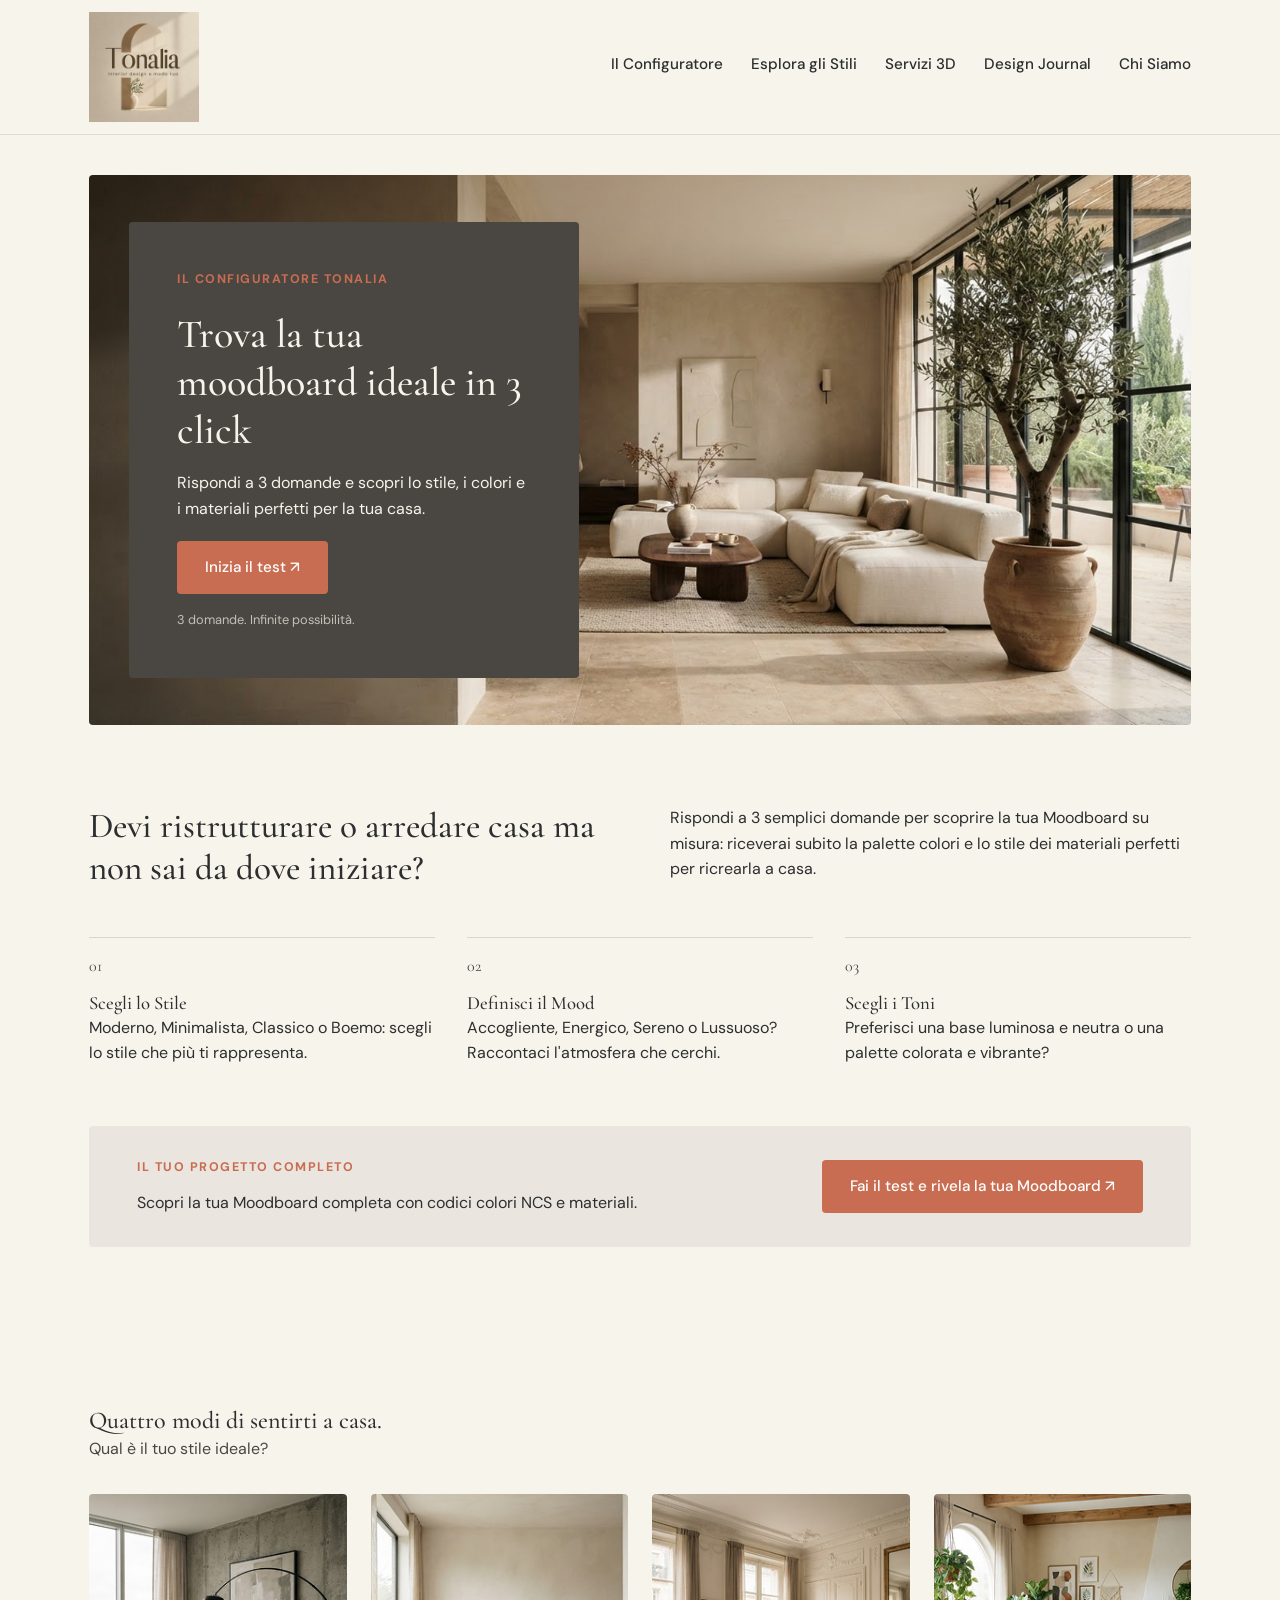
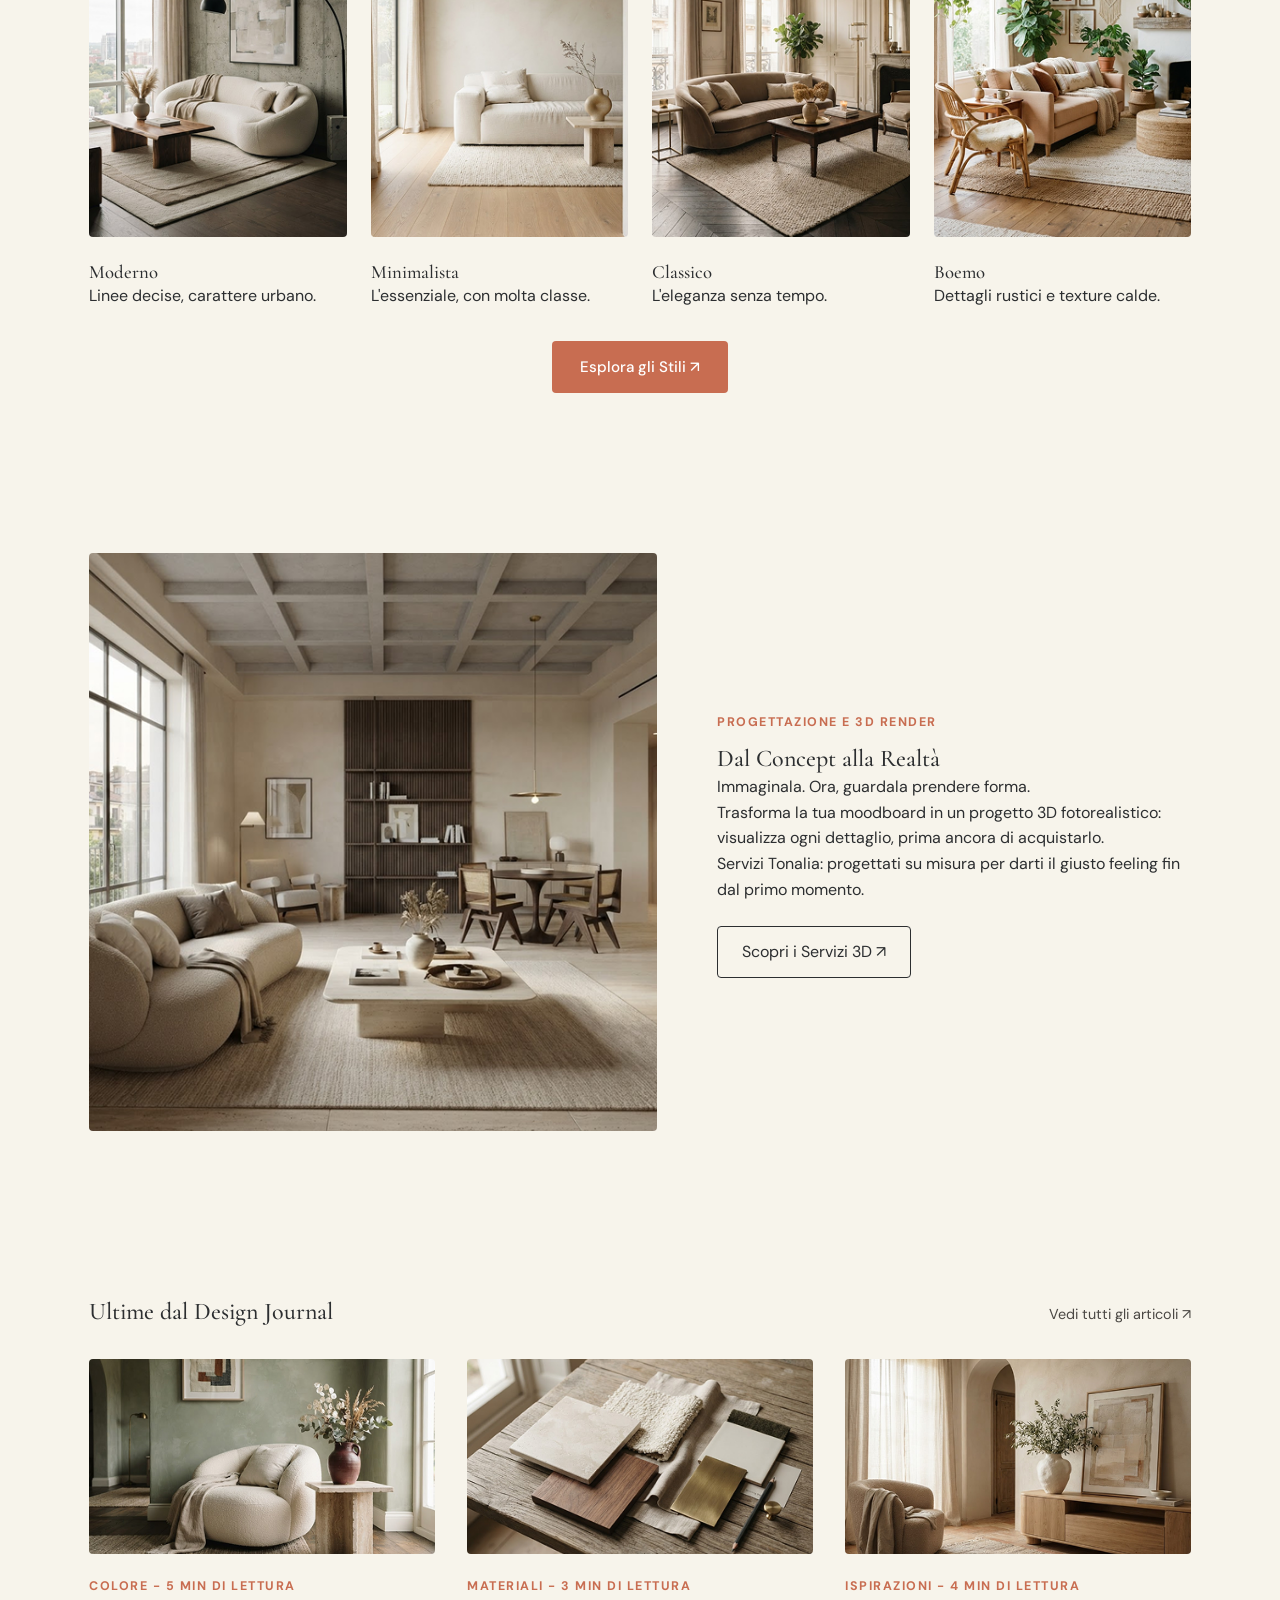
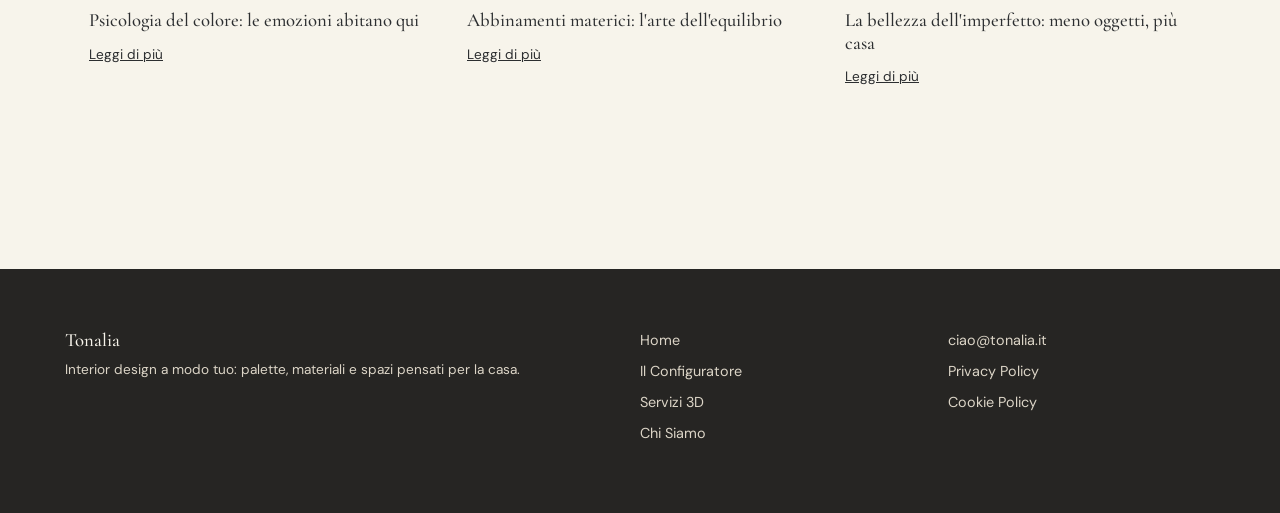
<file: index.html>
<!DOCTYPE html>
<html lang="it">
<head>
  <meta charset="utf-8">
  <meta name="viewport" content="width=device-width, initial-scale=1">
  <title>Tonalia - Interior design a modo tuo</title>
  <meta name="description" content="Trova la tua moodboard ideale in 3 click">
  
<link href="https://fonts.googleapis.com/css2?family=Cormorant+Garamond:wght@500;600&family=DM+Sans:wght@400;500;600;700&display=swap" rel="stylesheet">
<link rel="stylesheet" href="style.css">
</head>
<body>


  <header class="site-header">
  <div class="header-inner">
    <a href="index.html" class="logo">
      <img src="pictures/logo-tonalia.jpg" alt="Logo Tonalia">
    </a>

    <nav class="main-nav">
      <a href="configuratore.html">Il Configuratore</a>
      <a href="esplora-stili.html">Esplora gli Stili</a>
      <a href="servizi-3d.html">Servizi 3D</a>
      <a href="design-journal.html">Design Journal</a>
      <a href="chi-siamo.html">Chi Siamo</a>
    </nav>
  </div>
</header>
  <main>

    <section class="home-hero container">
    
      <div class="hero-image-bg">
        <div class="hero-dark-box">
          <p class="eyebrow">IL CONFIGURATORE TONALIA</p>
          <h1>Trova la tua moodboard ideale in 3 click</h1>
          <p>Rispondi a 3 domande e scopri lo stile, i colori e i materiali perfetti per la tua casa.</p>
          <a href="configuratore.html" class="btn-terracotta">Inizia il test ↗</a>
          <p class="small-text">3 domande. Infinite possibilità.</p>
        </div>
      </div>
    </section>

 
    <section class="home-intro container">
      <div class="intro-header">
        <h2>Devi ristrutturare o arredare casa ma non sai da dove iniziare?</h2>
        <p>Rispondi a 3 semplici domande per scoprire la tua Moodboard su misura: riceverai subito la palette colori e lo stile dei materiali perfetti per ricrearla a casa.</p>
      </div>

      <div class="features-grid">
        <div class="feature-card">
          <span class="step-number">01</span>
          <h3>Scegli lo Stile</h3>
          <p>Moderno, Minimalista, Classico o Boemo: scegli lo stile che più ti rappresenta.</p>
        </div>
        <div class="feature-card">
          <span class="step-number">02</span>
          <h3>Definisci il Mood</h3>
          <p>Accogliente, Energico, Sereno o Lussuoso? Raccontaci l'atmosfera che cerchi.</p>
        </div>
        <div class="feature-card">
          <span class="step-number">03</span>
          <h3>Scegli i Toni</h3>
          <p>Preferisci una base luminosa e neutra o una palette colorata e vibrante?</p>
        </div>
      </div>

      <div class="cta-banner">
        <div class="banner-text">
          <p class="eyebrow">IL TUO PROGETTO COMPLETO</p>
          <p>Scopri la tua Moodboard completa con codici colori NCS e materiali.</p>
        </div>
        <a href="configuratore.html" class="btn-terracotta">Fai il test e rivela la tua Moodboard ↗</a>
      </div>
    </section>


    <section class="home-styles container">
      <h2>Quattro modi di sentirti a casa.</h2>
      <p class="subtitle">Qual è il tuo stile ideale?</p>
      
      <div class="styles-grid">
        <div class="style-card">
          <img src="pictures/mainpage1.png" alt="Stile Moderno">
          <h3>Moderno</h3>
          <p>Linee decise, carattere urbano.</p>
        </div>
        <div class="style-card">
          <img src="pictures/mainpage2.png" alt="Stile Minimalista">
          <h3>Minimalista</h3>
          <p>L'essenziale, con molta classe.</p>
        </div>
        <div class="style-card">
          <img src="pictures/mainpage3.png" alt="Stile Classico">
          <h3>Classico</h3>
          <p>L'eleganza senza tempo.</p>
        </div>
        <div class="style-card">
          <img src="pictures/mainpage4.png" alt="Stile Boemo">
          <h3>Boemo</h3>
          <p>Dettagli rustici e texture calde.</p>
        </div>
      </div>
      <div class="center-btn">
        <a href="esplora-stili.html" class="btn-terracotta">Esplora gli Stili ↗</a>
      </div>
    </section>

   
    <section class="home-concept container">
      <div class="concept-image">
    
        <img src="pictures/mainpage5.png" alt="Dal concept alla realtà">
      </div>
      <div class="concept-text">
        <p class="eyebrow">PROGETTAZIONE E 3D RENDER</p>
        <h2>Dal Concept alla Realtà</h2>
        <p>Immaginala. Ora, guardala prendere forma.</p>
        <p>Trasforma la tua moodboard in un progetto 3D fotorealistico: visualizza ogni dettaglio, prima ancora di acquistarlo.</p>
        <p>Servizi Tonalia: progettati su misura per darti il giusto feeling fin dal primo momento.</p>
        <a href="servizi-3d.html" class="btn-outline">Scopri i Servizi 3D ↗</a>
      </div>
    </section>

    
    <section class="home-journal container">
      <div class="journal-header">
        <h2>Ultime dal Design Journal</h2>
        <a href="design-journal.html" class="link-scopri">Vedi tutti gli articoli ↗</a>
      </div>

      <div class="journal-grid">
        <div class="journal-card">
          <img src="pictures/mainpage6.png" alt="Articolo 1">
          <p class="eyebrow">COLORE - 5 MIN DI LETTURA</p>
          <h3>Psicologia del colore: le emozioni abitano qui</h3>
          <a href="#" class="read-more">Leggi di più</a>
        </div>
        <div class="journal-card">
          <img src="pictures/mainpage7.png" alt="Articolo 2">
          <p class="eyebrow">MATERIALI - 3 MIN DI LETTURA</p>
          <h3>Abbinamenti materici: l'arte dell'equilibrio</h3>
          <a href="#" class="read-more">Leggi di più</a>
        </div>
        <div class="journal-card">
          <img src="pictures/mainpage8.png" alt="Articolo 3">
          <p class="eyebrow">ISPIRAZIONI - 4 MIN DI LETTURA</p>
          <h3>La bellezza dell'imperfetto: meno oggetti, più casa</h3>
          <a href="#" class="read-more">Leggi di più</a>
        </div>
      </div>
    </section>
  </main>


  <footer class="site-footer">
  <div class="footer-content">
    <div>
      <h3>Tonalia</h3>
      <p class="caption" style="color: #DCD5C7; margin-top: 8px;">
        Interior design a modo tuo: palette, materiali e spazi pensati per la casa.
      </p>
    </div>

    <div class="footer-links">
      <a href="index.html">Home</a>
      <a href="configuratore.html">Il Configuratore</a>
      <a href="servizi-3d.html">Servizi 3D</a>
      <a href="chi-siamo.html">Chi Siamo</a>
    </div>

    <div class="footer-links">
      <a href="mailto:ciao@tonalia.it">ciao@tonalia.it</a>
      <a href="#">Privacy Policy</a>
      <a href="#">Cookie Policy</a>
    </div>
  </div>
</footer>
   </body>
</html>
</file>
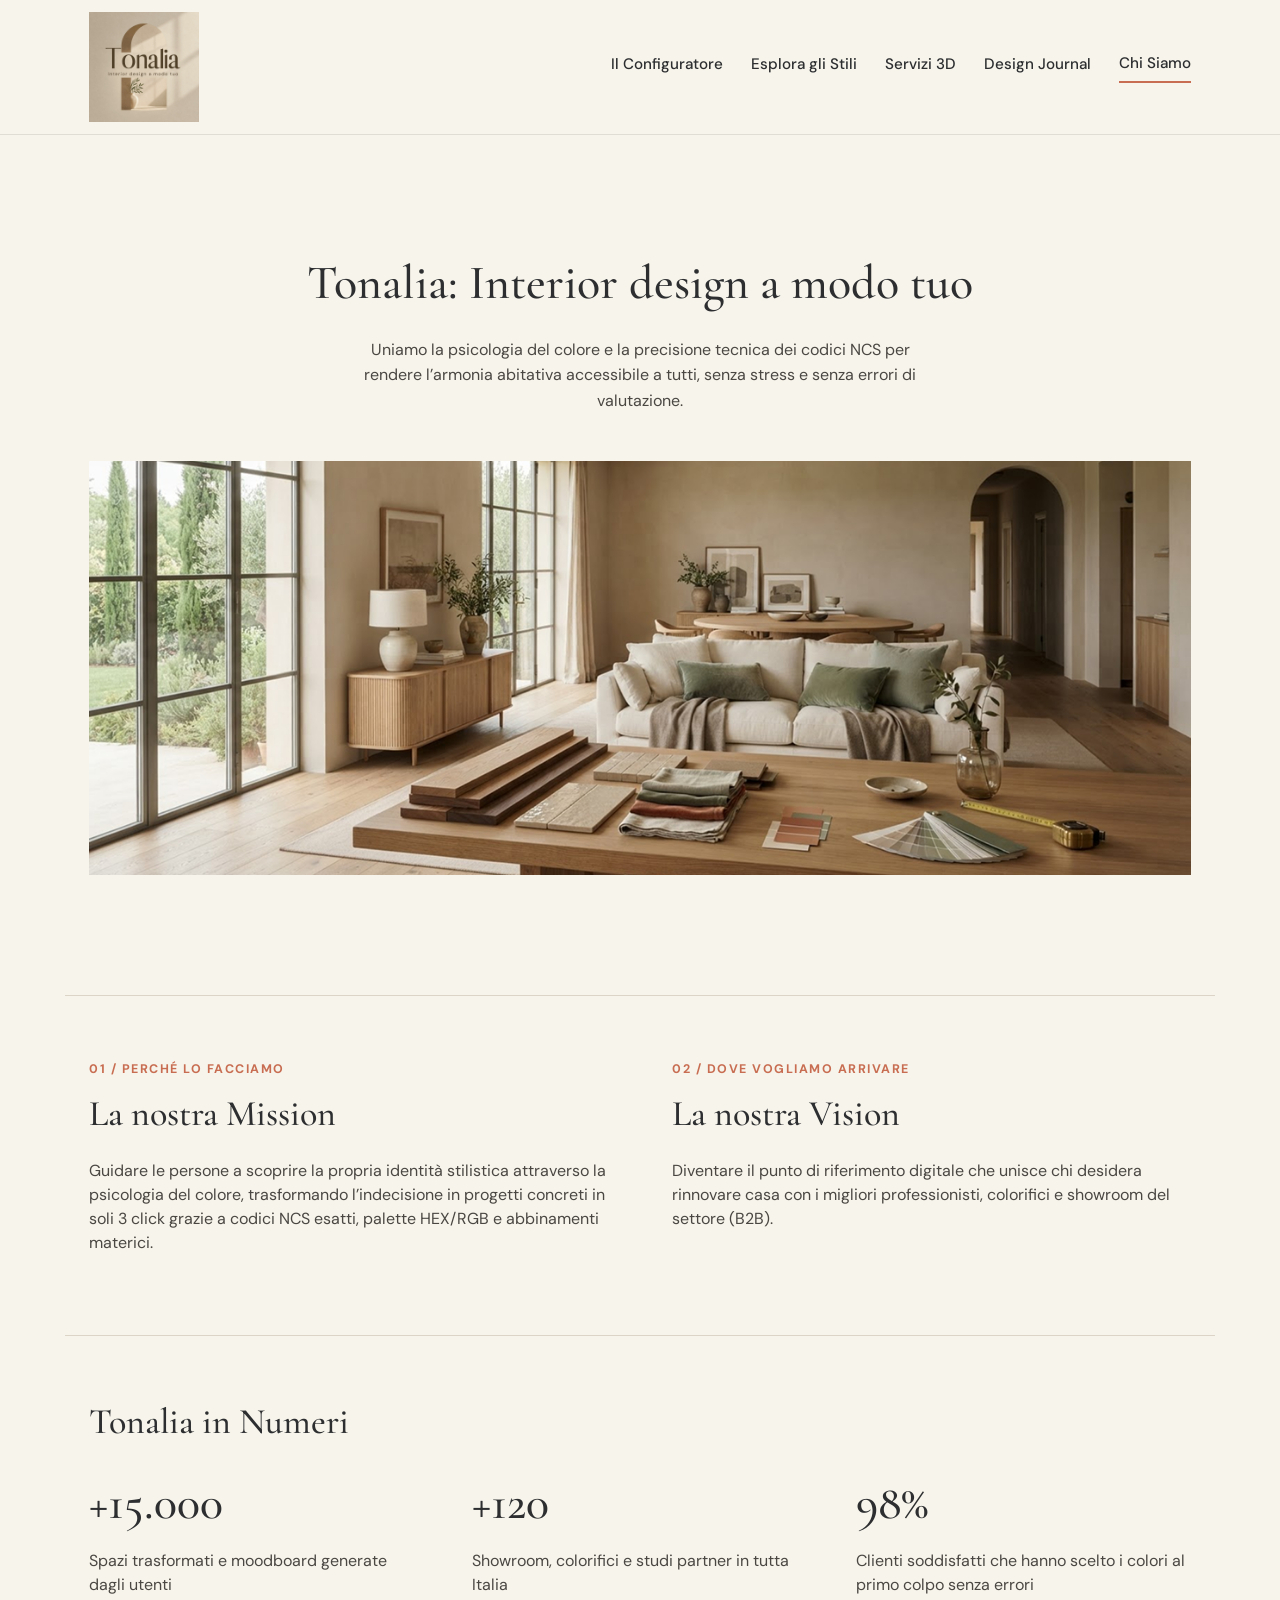
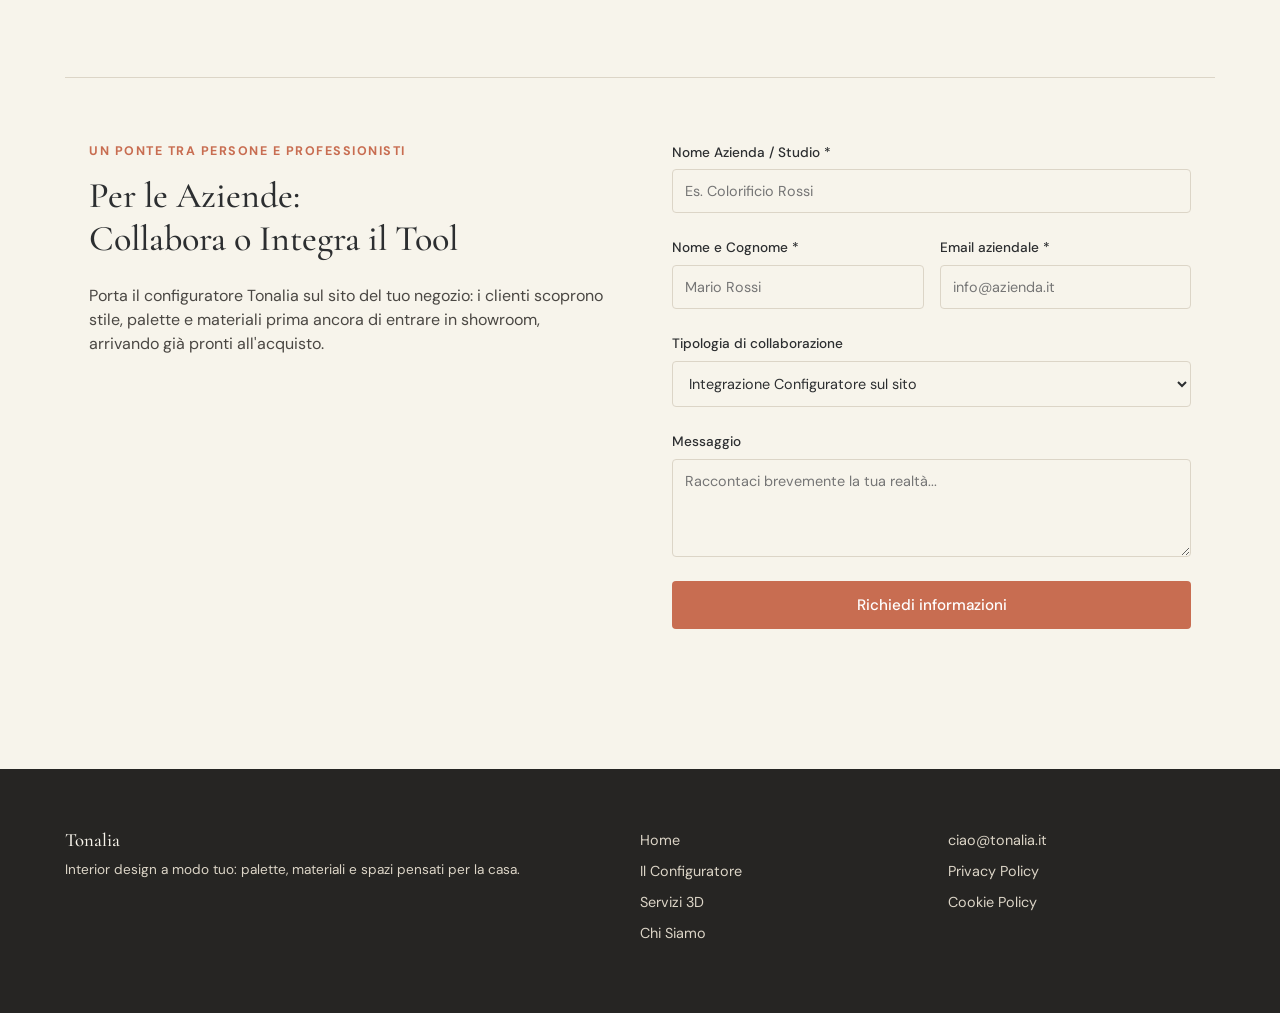
<file: chi-siamo.html>
<!DOCTYPE html>
<html lang="it">
<head>
  <meta charset="UTF-8">
  <meta name="viewport" content="width=device-width, initial-scale=1.0">
<link href="https://fonts.googleapis.com/css2?family=Cormorant+Garamond:wght@500;600&family=DM+Sans:wght@400;500;600;700&display=swap" rel="stylesheet">
<link rel="stylesheet" href="style.css">
  <title>Chi siamo - Tonalia</title>
  
</head>
<body>
<header class="site-header">
    <div class="header-inner">
      <a href="index.html" class="logo">
        <img src="pictures/logo-tonalia.jpg" alt="Tonalia">
      </a>

      <nav class="main-nav">
        <a href="configuratore.html">Il Configuratore</a>
        <a href="esplora-stili.html">Esplora gli Stili</a>
        <a href="servizi-3d.html">Servizi 3D</a>
        <a href="design-journal.html">Design Journal</a>
        <a href="chi-siamo.html" class="active">Chi Siamo</a>
    </nav>
  </div>
</header>
  <main>
    <section class="hero-centered">
      <div class="container text-center">
        <h1 class="hero-title">Tonalia: Interior design a modo tuo</h1>
        <p class="hero-subtitle">
          Uniamo la psicologia del colore e la precisione tecnica dei codici NCS per rendere l’armonia abitativa accessibile a tutti, senza stress e senza errori di valutazione.
        </p>
        <div class="hero-image-wrapper">
          <img src="pictures/chisiamo.png" alt="Interni arredati con palette Tonalia">
        </div>
      </div>
    </section>

   
    <section class="mission-vision-section">
      <div class="container border-top">
        <div class="grid-2-cols">
          <!-- Columna 1: Mission -->
          <div class="mv-card">
            <span class="eyebrow">01 / PERCHÉ LO FACCIAMO</span>
            <h2 class="section-title">La nostra Mission</h2>
            <p class="body-text">
              Guidare le persone a scoprire la propria identità stilistica attraverso la psicologia del colore, trasformando l’indecisione in progetti concreti in soli 3 click grazie a codici NCS esatti, palette HEX/RGB e abbinamenti materici.
            </p>
          </div>

          <!-- Columna 2: Vision -->
          <div class="mv-card">
            <span class="eyebrow">02 / DOVE VOGLIAMO ARRIVARE</span>
            <h2 class="section-title">La nostra Vision</h2>
            <p class="body-text">
              Diventare il punto di riferimento digitale che unisce chi desidera rinnovare casa con i migliori professionisti, colorifici e showroom del settore (B2B).
            </p>
          </div>
        </div>
      </div>
    </section>

    <title>SECCIÓN NÚMEROS</title>  
    <section class="numbers-section">
      <div class="container border-top">
        <h2 class="section-title">Tonalia in Numeri</h2>
        <div class="grid-3-cols">
          <div class="stat-item">
            <span class="stat-number">+15.000</span>
            <p class="body-text">Spazi trasformati e moodboard generate dagli utenti</p>
          </div>
          <div class="stat-item">
            <span class="stat-number">+120</span>
            <p class="body-text">Showroom, colorifici e studi partner in tutta Italia</p>
          </div>
          <div class="stat-item">
            <span class="stat-number">98%</span>
            <p class="body-text">Clienti soddisfatti che hanno scelto i colori al primo colpo senza errori</p>
          </div>
        </div>
      </div>
    </section>

    <title>SECCIÓN B2B Y FORMULARIO DE COLABORACIÓN (Completada)</title>  
    <section class="b2b-section">
      <div class="container border-top">
        <div class="grid-2-cols b2b-layout">
          <!-- Info B2B -->
          <div class="b2b-info">
            <span class="eyebrow">UN PONTE TRA PERSONE E PROFESSIONISTI</span>
            <h2 class="section-title">Per le Aziende:<br>Collabora o Integra il Tool</h2>
            <p class="body-text">
              Porta il configuratore Tonalia sul sito del tuo negozio: i clienti scoprono stile, palette e materiali prima ancora di entrare in showroom, arrivando già pronti all'acquisto.
            </p>
          </div>

          <title>Formulario de contacto B2B</title>  
          <div class="b2b-form-wrapper">
            <form action="#" method="POST" class="collab-form">
              <div class="form-group">
                <label for="azienda">Nome Azienda / Studio *</label>
                <input type="text" id="azienda" name="azienda" placeholder="Es. Colorificio Rossi" required>
              </div>
              
              <div class="form-row">
                <div class="form-group">
                  <label for="nome">Nome e Cognome *</label>
                  <input type="text" id="nome" name="nome" placeholder="Mario Rossi" required>
                </div>
                <div class="form-group">
                  <label for="email">Email aziendale *</label>
                  <input type="email" id="email" name="email" placeholder="info@azienda.it" required>
                </div>
              </div>

              <div class="form-group">
                <label for="tipologia">Tipologia di collaborazione</label>
                <select id="tipologia" name="tipologia">
                  <option value="integrazione">Integrazione Configuratore sul sito</option>
                  <option value="showroom">Partnership Showroom / Colorificio</option>
                  <option value="professionista">Architetto / Interior Designer</option>
                  <option value="altro">Altro</option>
                </select>
              </div>

              <div class="form-group">
                <label for="messaggio">Messaggio</label>
                <textarea id="messaggio" name="messaggio" rows="4" placeholder="Raccontaci brevemente la tua realtà..."></textarea>
              </div>

              <button type="submit" class="btn-primary">Richiedi informazioni</button>
            </form>
          </div>
        </div>
      </div>
    </section>
  </main>
   <footer class="site-footer">
  <div class="footer-content">
    <div>
      <h3>Tonalia</h3>
      <p class="caption" style="color: #DCD5C7; margin-top: 8px;">
        Interior design a modo tuo: palette, materiali e spazi pensati per la casa.
      </p>
    </div>

    <div class="footer-links">
      <a href="index.html">Home</a>
      <a href="configuratore.html">Il Configuratore</a>
      <a href="servizi-3d.html">Servizi 3D</a>
      <a href="chi-siamo.html">Chi Siamo</a>
    </div>

    <div class="footer-links">
      <a href="mailto:ciao@tonalia.it">ciao@tonalia.it</a>
      <a href="#">Privacy Policy</a>
      <a href="#">Cookie Policy</a>
    </div>
  </div>
</footer>
   </body>
</html>

</body>
</html>
</file>
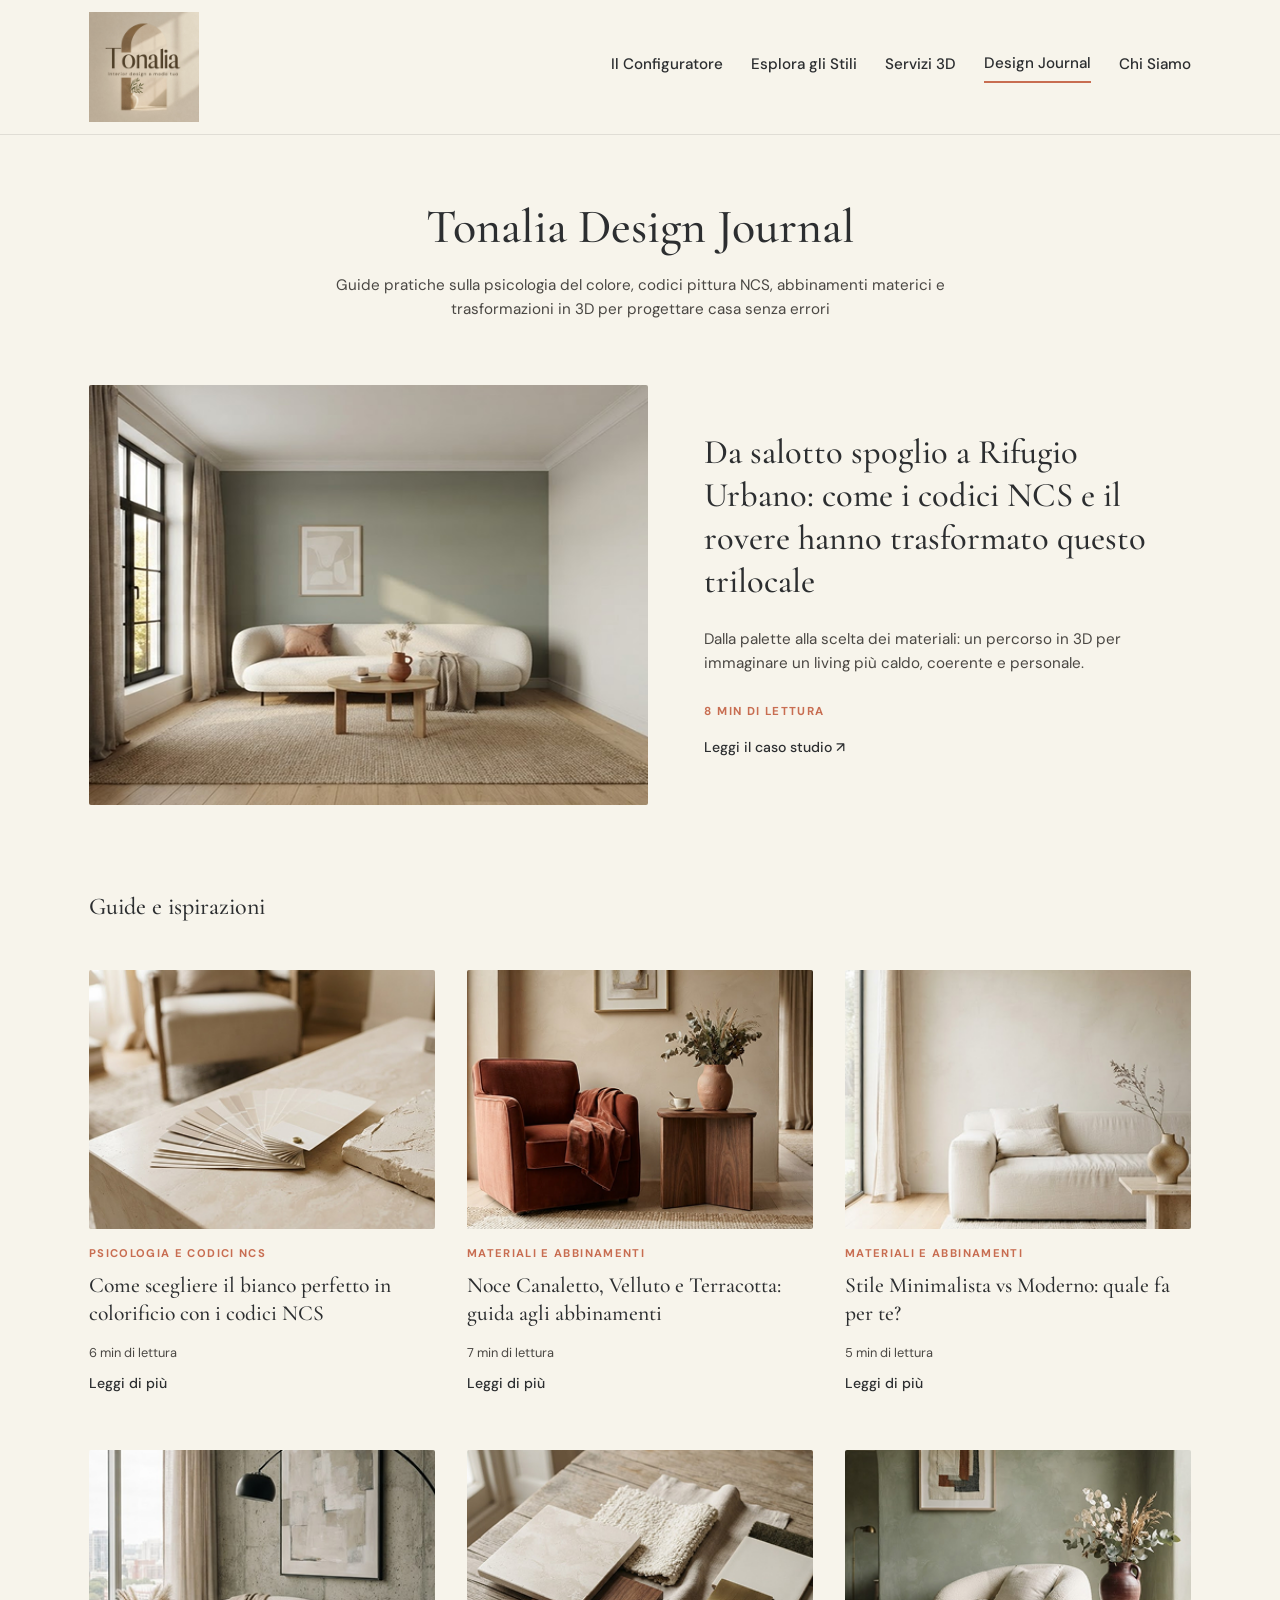
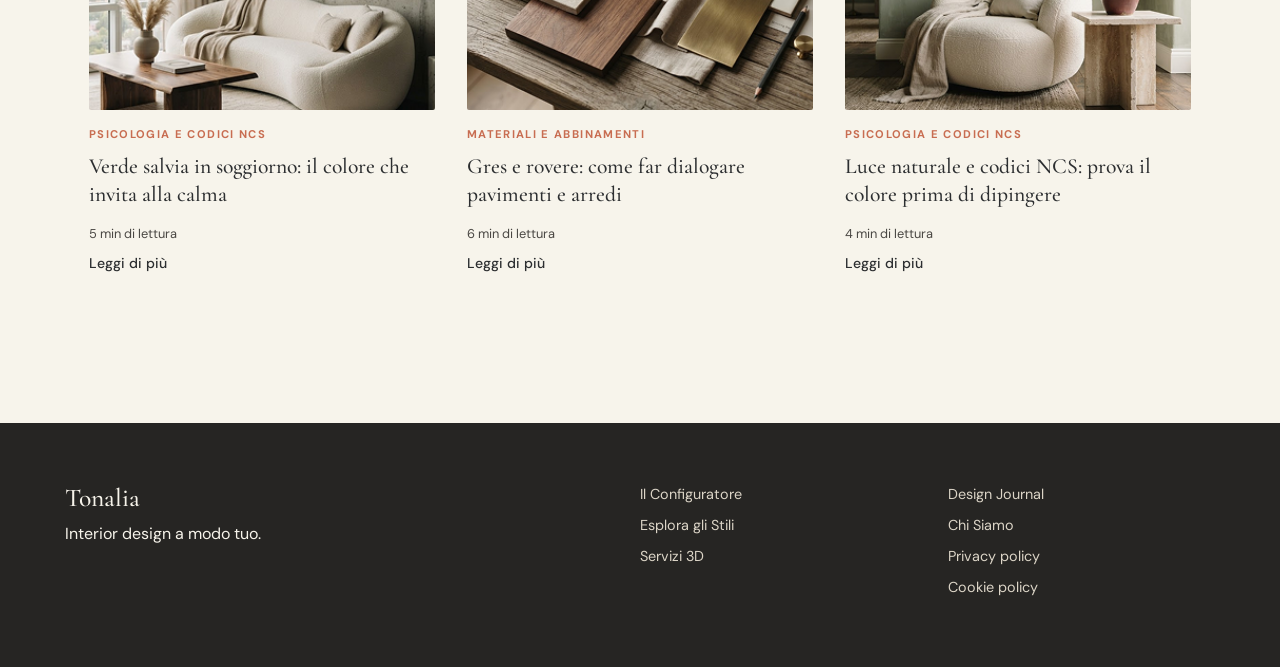
<file: design-journal.html>
<!DOCTYPE html>
<head>
  <meta charset="UTF-8">
  <meta name="viewport" content="width=device-width, initial-scale=1.0">
  <title>Desing Journal-Tonalia</title>
  <meta name="description" content="Guide pratiche sulla psicologia del colore, codici pittura NCS, abbinamenti materici e trasformazioni in 3D per progettare casa senza errori.">
  <link rel="preconnect" href="https://fonts.googleapis.com">
  <link rel="preconnect" href="https://fonts.gstatic.com" crossorigin>
  <link href="https://fonts.googleapis.com/css2?family=Cormorant+Garamond:wght@500;600&family=DM+Sans:wght@400;500;600;700&display=swap" rel="stylesheet">
  <link rel="stylesheet" href="style.css">
</head>
<body>
 <header class="site-header">
    <div class="header-inner">
      <a href="index.html" class="logo">
        <img src="pictures/logo-tonalia.jpg" alt="Tonalia Interior Design">
      </a>
      <nav class="main-nav">
        <a href="configuratore.html">Il Configuratore</a>
        <a href="esplora-stili.html">Esplora gli Stili</a>
        <a href="servizi-3d.html">Servizi 3D</a>
        <a href="design-journal.html" class="active">Design Journal</a>
        <a href="chi-siamo.html">Chi Siamo</a>
      </nav>
    </div>
  </header>
  <main class="container">
    <section class="dj-hero">
      <h1>Tonalia Design Journal</h1>
      <p class="dj-subtitle">
        Guide pratiche sulla psicologia del colore, codici pittura NCS, abbinamenti materici e trasformazioni in 3D per progettare casa senza errori
      </p>
    </section>
    <section class="dj-featured">
      <div class="dj-featured-img">
        <img src="pictures/journal1.png" alt="Trasformazione salotto Rifugio Urbano">
      </div>
      <div class="dj-featured-content">
        <h2>Da salotto spoglio a Rifugio Urbano: come i codici NCS e il rovere hanno trasformato questo trilocale</h2>
        <p class="dj-featured-desc">
          Dalla palette alla scelta dei materiali: un percorso in 3D per immaginare un living più caldo, coerente e personale.
        </p>
       <span class="dj-read-time-accent">8 MIN DI LETTURA</span>
        <a href="servizi-3d.html" class="dj-link">Leggi il caso studio ↗</a>
      </div>
    </section>
    <section class="dj-guides-section">
    <h2 class="dj-guides-section">Guide e ispirazioni</h2>

      <div class="dj-grid">
        <!-- Card 1 -->
        <article class="dj-card">
          <img src="pictures/journal2.png" alt="Mazzetta colori bianco NCS">
          <span class="dj-category">PSICOLOGIA E CODICI NCS</span>
          <h3>Come scegliere il bianco perfetto in colorificio con i codici NCS</h3>
          <span class="dj-time">6 min di lettura</span>
          <a href="#" class="dj-link">Leggi di più</a>
        </article>

        <!-- Card 2 -->
        <article class="dj-card">
          <img src="pictures/journal3.png" alt="Poltrona terracotta e tavolino noce">
          <span class="dj-category">MATERIALI E ABBINAMENTI</span>
          <h3>Noce Canaletto, Velluto e Terracotta: guida agli abbinamenti</h3>
          <span class="dj-time">7 min di lettura</span>
          <a href="#" class="dj-link">Leggi di più</a>
        </article>

        <!-- Card 3 -->
        <article class="dj-card">
          <img src="pictures/journal4.png" alt="Soggiorno minimalista e moderno">
          <span class="dj-category">MATERIALI E ABBINAMENTI</span>
          <h3>Stile Minimalista vs Moderno: quale fa per te?</h3>
          <span class="dj-time">5 min di lettura</span>
          <a href="esplora-stili.html" class="dj-link">Leggi di più</a>
        </article>

        <!-- Card 4 -->
        <article class="dj-card">
          <img src="pictures/journal7.png" alt="Soggiorno con parete verde salvia">
          <span class="dj-category">PSICOLOGIA E CODICI NCS</span>
          <h3>Verde salvia in soggiorno: il colore che invita alla calma</h3>
          <span class="dj-time">5 min di lettura</span>
          <a href="#" class="dj-link">Leggi di più</a>
        </article>

        <!-- Card 5 -->
        <article class="dj-card">
          <img src="pictures/journal8.png" alt="Campioni di gres, rovere e ottone">
          <span class="dj-category">MATERIALI E ABBINAMENTI</span>
          <h3>Gres e rovere: come far dialogare pavimenti e arredi</h3>
          <span class="dj-time">6 min di lettura</span>
          <a href="#" class="dj-link">Leggi di più</a>
        </article>

        <!-- Card 6 -->
        <article class="dj-card">
          <img src="pictures/journal9.png" alt="Luce naturale su parete neutra">
          <span class="dj-category">PSICOLOGIA E CODICI NCS</span>
          <h3>Luce naturale e codici NCS: prova il colore prima di dipingere</h3>
          <span class="dj-time">4 min di lettura</span>
          <a href="#" class="dj-link">Leggi di più</a>
        </article>

      </div>
    </section>

  </main>
  <footer class="site-footer">
    <div class="footer-content">
      <div class="footer-brand">
        <h3>Tonalia</h3>
        <p>Interior design a modo tuo.</p>
      </div>
      <div class="footer-links">
        <a href="configuratore.html">Il Configuratore</a>
        <a href="esplora-stili.html">Esplora gli Stili</a>
        <a href="servizi-3d.html">Servizi 3D</a>
      </div>
      <div class="footer-links">
        <a href="design-journal.html">Design Journal</a>
        <a href="chi-siamo.html">Chi Siamo</a>
        <a href="#">Privacy policy</a>
        <a href="#">Cookie policy</a>
      </div>
    </div>
  </footer>
        
        
</body>
</html>
</file>
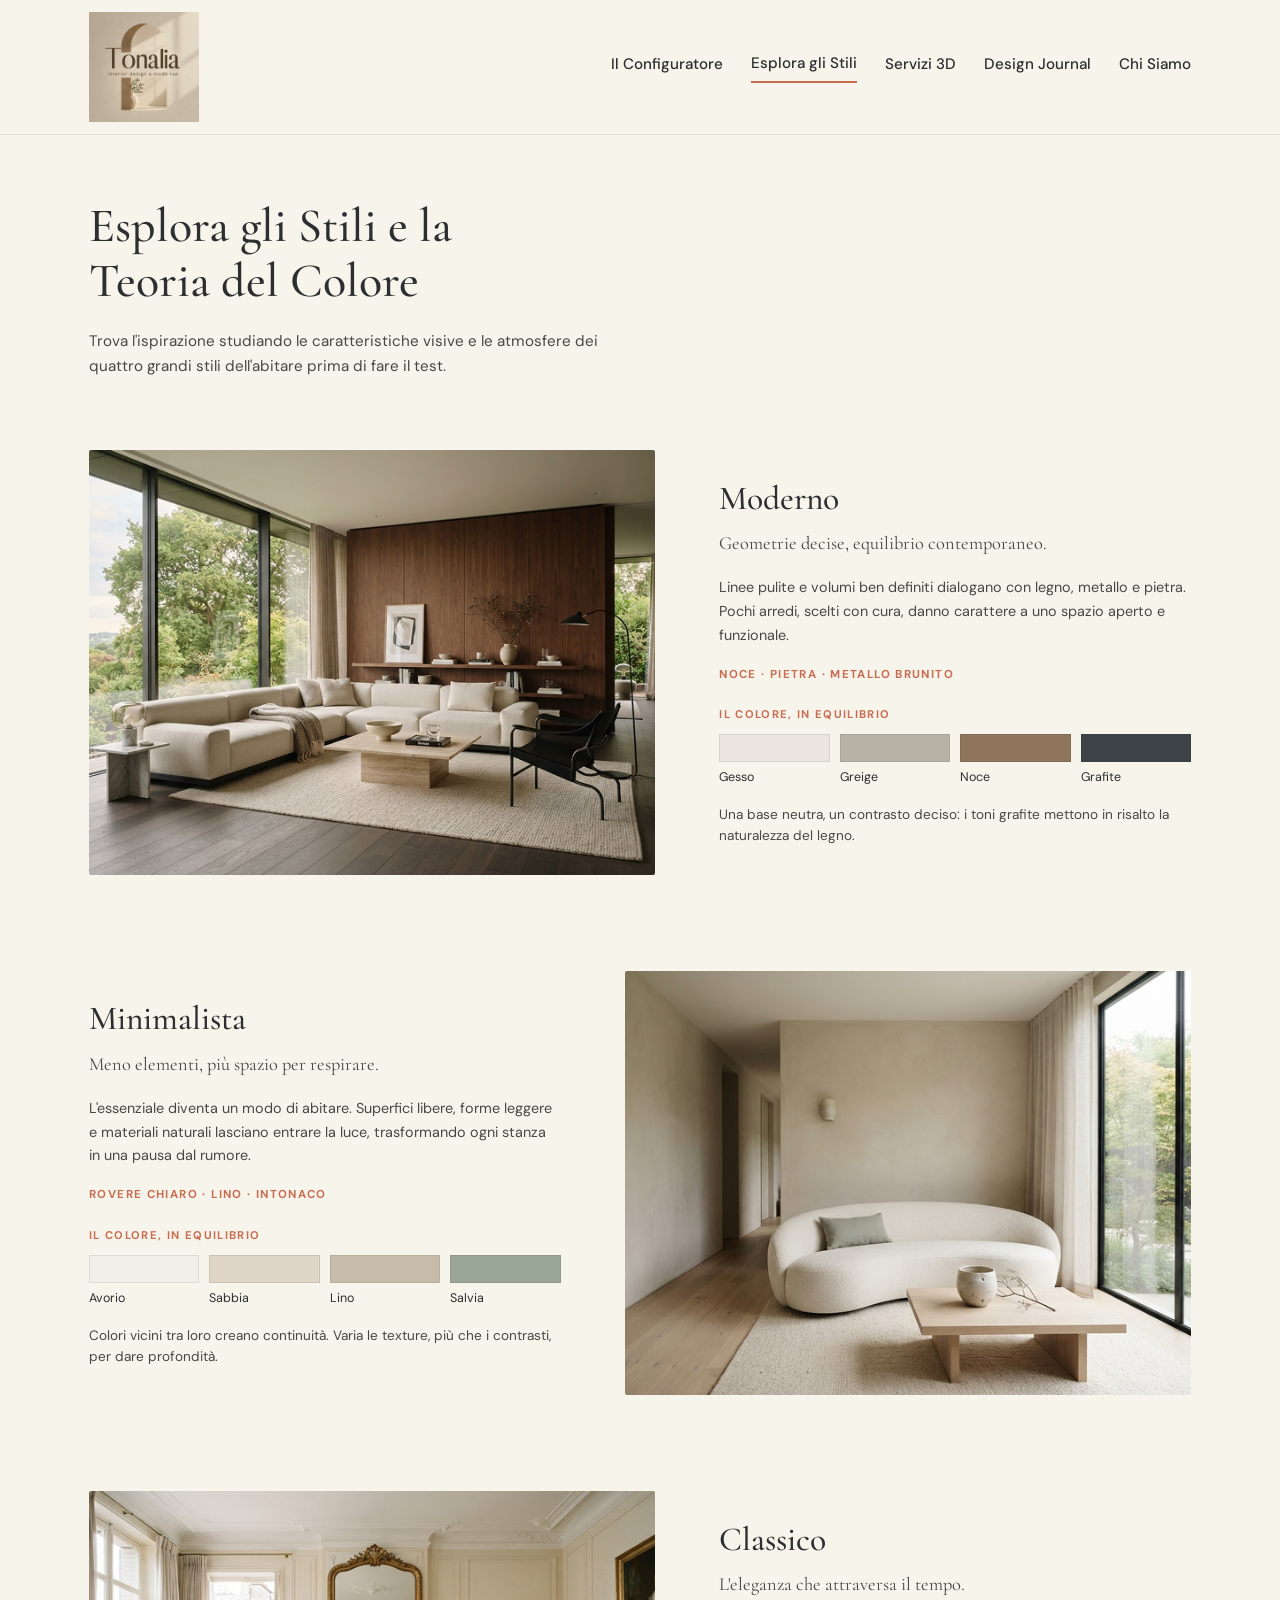
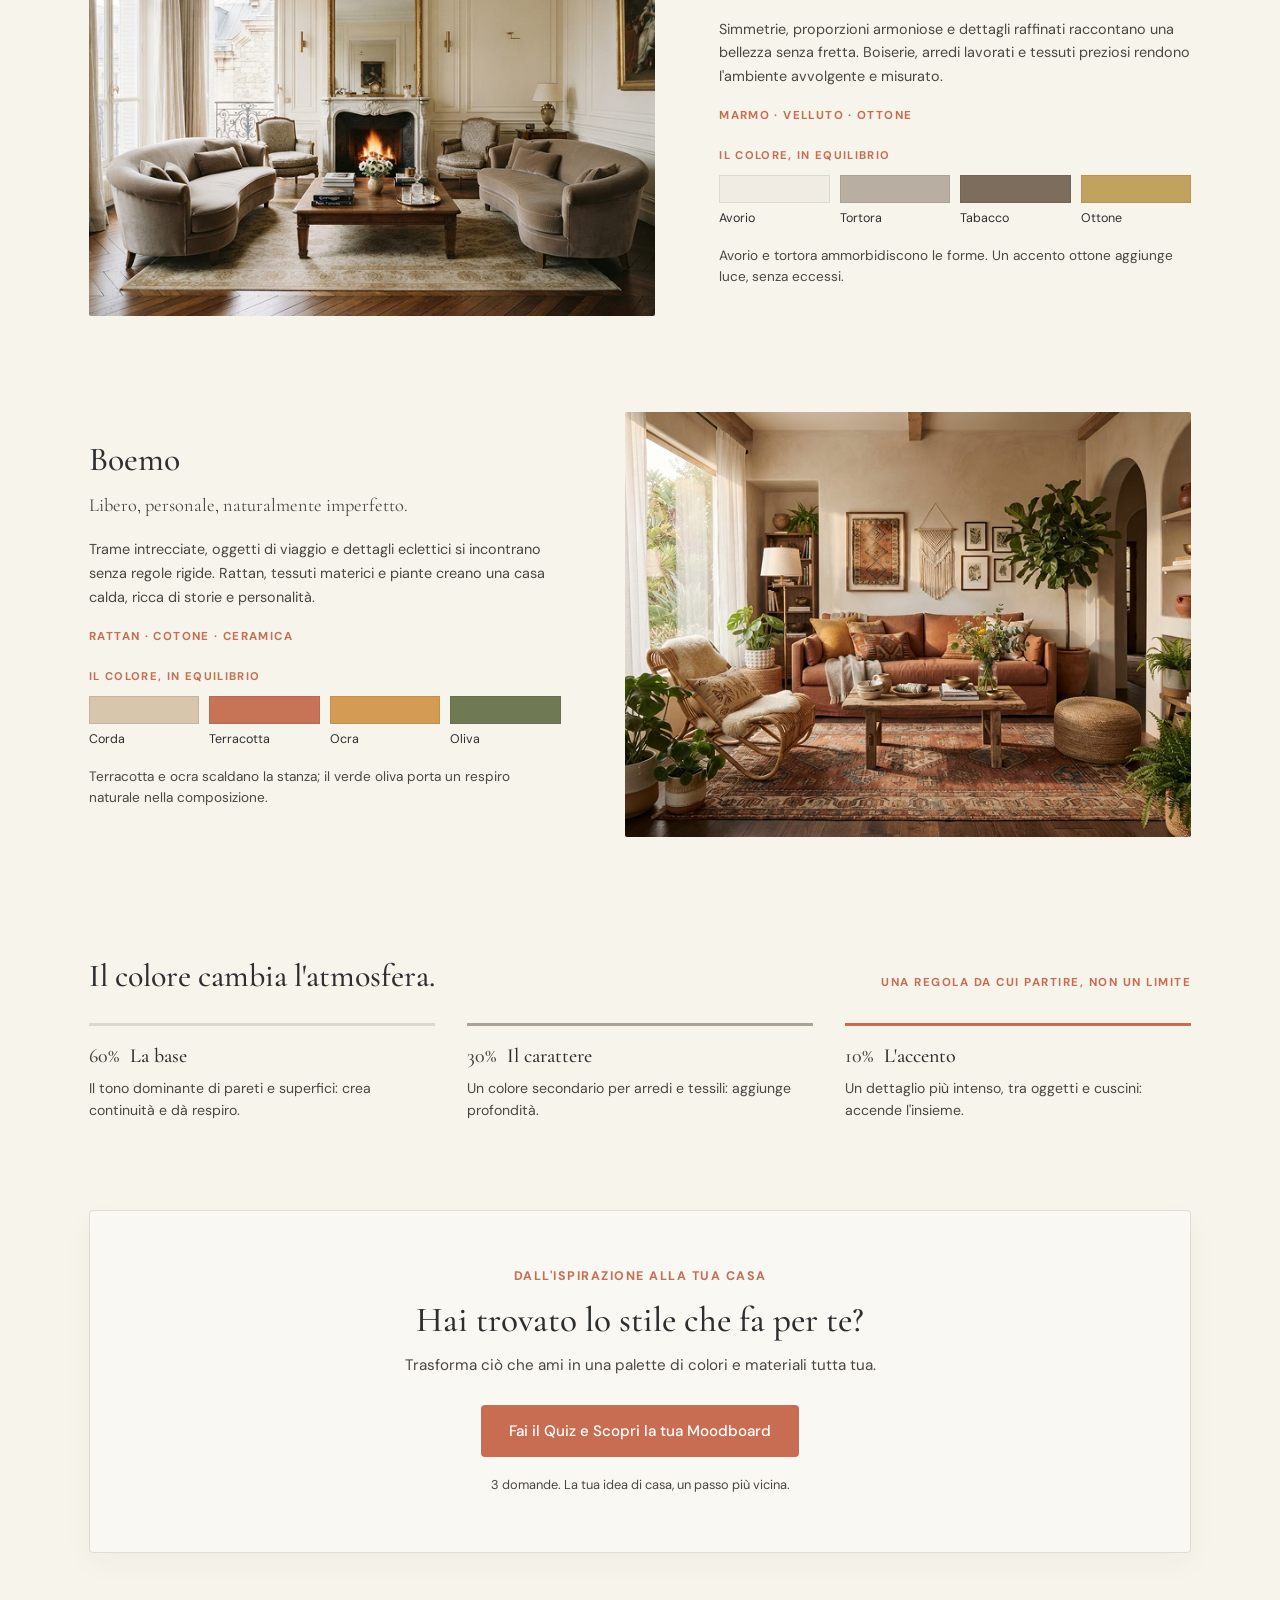
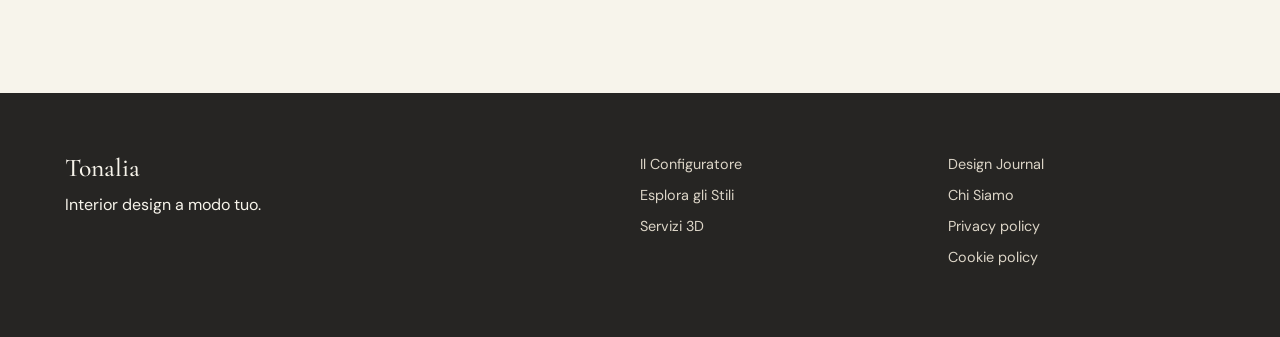
<file: esplora-stili.html>
<!DOCTYPE html>
<html lang="it">
<head>
  <meta charset="UTF-8">
  <meta name="viewport" content="width=device-width, initial-scale=1.0">
  <title>Esplora gli Stili - Tonalia</title>
  <meta name="description" content="Trova l'ispirazione studiando le caratteristiche visive e le atmosfere dei quattro grandi stili dell'abitare prima di fare il test.">
  <link rel="preconnect" href="https://fonts.googleapis.com">
  <link rel="preconnect" href="https://fonts.gstatic.com" crossorigin>
  <link href="https://fonts.googleapis.com/css2?family=Cormorant+Garamond:wght@500;600&family=DM+Sans:wght@400;500;600;700&display=swap" rel="stylesheet">
  <link rel="stylesheet" href="style.css">
</head>
<body>

  <header class="site-header">
    <div class="header-inner">
      <a href="index.html" class="logo">
        <img src="pictures/logo-tonalia.jpg" alt="Tonalia Interior Design">
      </a>
      <nav class="main-nav">
        <a href="configuratore.html">Il Configuratore</a>
        <a href="esplora-stili.html" class="active">Esplora gli Stili</a>
        <a href="servizi-3d.html">Servizi 3D</a>
        <a href="design-journal.html">Design Journal</a>
        <a href="chi-siamo.html">Chi Siamo</a>
      </nav>
    </div>
  </header>

  <main class="container">

    <section class="stili-hero">
      <h1>Esplora gli Stili e la<br>Teoria del Colore</h1>
      <p class="stili-hero-subtitle">
        Trova l'ispirazione studiando le caratteristiche visive e le atmosfere dei quattro grandi stili dell'abitare prima di fare il test.
      </p>
    </section>

    <section class="style-showcase">
      <div class="style-showcase-img">
        <img src="pictures/stilemoderno.png" alt="Soggiorno in stile Moderno">
      </div>
      <div class="style-showcase-content">
        <h2>Moderno</h2>
        <p class="style-lead">Geometrie decise, equilibrio contemporaneo.</p>
        <p class="style-desc">
          Linee pulite e volumi ben definiti dialogano con legno, metallo e pietra. Pochi arredi, scelti con cura, danno carattere a uno spazio aperto e funzionale.
        </p>
        <p class="style-materials">NOCE &middot; PIETRA &middot; METALLO BRUNITO</p>

        <div class="style-palette-block">
          <span class="style-palette-label">IL COLORE, IN EQUILIBRIO</span>
          <div class="style-mini-palette">
            <div class="mini-swatch">
              <span class="mini-color" style="background-color: #EAE6DF;"></span>
              <span class="mini-label">Gesso</span>
            </div>
            <div class="mini-swatch">
              <span class="mini-color" style="background-color: #B8B1A6;"></span>
              <span class="mini-label">Greige</span>
            </div>
            <div class="mini-swatch">
              <span class="mini-color" style="background-color: #8E755B;"></span>
              <span class="mini-label">Noce</span>
            </div>
            <div class="mini-swatch">
              <span class="mini-color" style="background-color: #3E4347;"></span>
              <span class="mini-label">Grafite</span>
            </div>
          </div>
          <p class="style-color-note">
            Una base neutra, un contrasto deciso: i toni grafite mettono in risalto la naturalezza del legno.
          </p>
        </div>
      </div>
    </section>

 
    <section class="style-showcase reverse">
      <div class="style-showcase-content">
        <h2>Minimalista</h2>
        <p class="style-lead">Meno elementi, più spazio per respirare.</p>
        <p class="style-desc">
          L'essenziale diventa un modo di abitare. Superfici libere, forme leggere e materiali naturali lasciano entrare la luce, trasformando ogni stanza in una pausa dal rumore.
        </p>
        <p class="style-materials">ROVERE CHIARO &middot; LINO &middot; INTONACO</p>

        <div class="style-palette-block">
          <span class="style-palette-label">IL COLORE, IN EQUILIBRIO</span>
          <div class="style-mini-palette">
            <div class="mini-swatch">
              <span class="mini-color" style="background-color: #F2EFE9;"></span>
              <span class="mini-label">Avorio</span>
            </div>
            <div class="mini-swatch">
              <span class="mini-color" style="background-color: #DFD5C6;"></span>
              <span class="mini-label">Sabbia</span>
            </div>
            <div class="mini-swatch">
              <span class="mini-color" style="background-color: #C7BCA9;"></span>
              <span class="mini-label">Lino</span>
            </div>
            <div class="mini-swatch">
              <span class="mini-color" style="background-color: #9AA696;"></span>
              <span class="mini-label">Salvia</span>
            </div>
          </div>
          <p class="style-color-note">
            Colori vicini tra loro creano continuità. Varia le texture, più che i contrasti, per dare profondità.
          </p>
        </div>
      </div>
      <div class="style-showcase-img">
        <img src="pictures/stileminimalista.png" alt="Soggiorno in stile Minimalista">
      </div>
    </section>


    <section class="style-showcase">
      <div class="style-showcase-img">
        <img src="pictures/stileclassico.png" alt="Soggiorno in stile Classico">
      </div>
      <div class="style-showcase-content">
        <h2>Classico</h2>
        <p class="style-lead">L'eleganza che attraversa il tempo.</p>
        <p class="style-desc">
          Simmetrie, proporzioni armoniose e dettagli raffinati raccontano una bellezza senza fretta. Boiserie, arredi lavorati e tessuti preziosi rendono l'ambiente avvolgente e misurato.
        </p>
        <p class="style-materials">MARMO &middot; VELLUTO &middot; OTTONE</p>

        <div class="style-palette-block">
          <span class="style-palette-label">IL COLORE, IN EQUILIBRIO</span>
          <div class="style-mini-palette">
            <div class="mini-swatch">
              <span class="mini-color" style="background-color: #F0ECE4;"></span>
              <span class="mini-label">Avorio</span>
            </div>
            <div class="mini-swatch">
              <span class="mini-color" style="background-color: #B8AEA2;"></span>
              <span class="mini-label">Tortora</span>
            </div>
            <div class="mini-swatch">
              <span class="mini-color" style="background-color: #7C6D5D;"></span>
              <span class="mini-label">Tabacco</span>
            </div>
            <div class="mini-swatch">
              <span class="mini-color" style="background-color: #C1A35F;"></span>
              <span class="mini-label">Ottone</span>
            </div>
          </div>
          <p class="style-color-note">
            Avorio e tortora ammorbidiscono le forme. Un accento ottone aggiunge luce, senza eccessi.
          </p>
        </div>
      </div>
    </section>

 
    <section class="style-showcase reverse">
      <div class="style-showcase-content">
        <h2>Boemo</h2>
        <p class="style-lead">Libero, personale, naturalmente imperfetto.</p>
        <p class="style-desc">
          Trame intrecciate, oggetti di viaggio e dettagli eclettici si incontrano senza regole rigide. Rattan, tessuti materici e piante creano una casa calda, ricca di storie e personalità.
        </p>
        <p class="style-materials">RATTAN &middot; COTONE &middot; CERAMICA</p>

        <div class="style-palette-block">
          <span class="style-palette-label">IL COLORE, IN EQUILIBRIO</span>
          <div class="style-mini-palette">
            <div class="mini-swatch">
              <span class="mini-color" style="background-color: #D7C5AC;"></span>
              <span class="mini-label">Corda</span>
            </div>
            <div class="mini-swatch">
              <span class="mini-color" style="background-color: #C77456;"></span>
              <span class="mini-label">Terracotta</span>
            </div>
            <div class="mini-swatch">
              <span class="mini-color" style="background-color: #D39B53;"></span>
              <span class="mini-label">Ocra</span>
            </div>
            <div class="mini-swatch">
              <span class="mini-color" style="background-color: #6F7A54;"></span>
              <span class="mini-label">Oliva</span>
            </div>
          </div>
          <p class="style-color-note">
            Terracotta e ocra scaldano la stanza; il verde oliva porta un respiro naturale nella composizione.
          </p>
        </div>
      </div>
      <div class="style-showcase-img">
        <img src="pictures/stileboemo.png" alt="Soggiorno in stile Boemo">
      </div>
    </section>


    <section class="color-rule-section">
      <div class="color-rule-header">
        <h2>Il colore cambia l'atmosfera.</h2>
        <span class="eyebrow">UNA REGOLA DA CUI PARTIRE, NON UN LIMITE</span>
      </div>

      <div class="color-rule-grid">
        <div class="color-rule-card">
          <div class="rule-bar rule-bar-60"></div>
          <h3><span class="rule-pct">60%</span> La base</h3>
          <p>Il tono dominante di pareti e superfici: crea continuità e dà respiro.</p>
        </div>

        <div class="color-rule-card">
          <div class="rule-bar rule-bar-30"></div>
          <h3><span class="rule-pct">30%</span> Il carattere</h3>
          <p>Un colore secondario per arredi e tessili: aggiunge profondità.</p>
        </div>

        <div class="color-rule-card">
          <div class="rule-bar rule-bar-10"></div>
          <h3><span class="rule-pct">10%</span> L'accento</h3>
          <p>Un dettaglio più intenso, tra oggetti e cuscini: accende l'insieme.</p>
        </div>
      </div>
    </section>

    <!-- BOX CTA FINALE -->
    <section class="stili-cta-box">
      <span class="eyebrow">DALL'ISPIRAZIONE ALLA TUA CASA</span>
      <h2>Hai trovato lo stile che fa per te?</h2>
      <p class="stili-cta-subtitle">
        Trasforma ciò che ami in una palette di colori e materiali tutta tua.
      </p>
      <a href="configuratore.html" class="btn-terracotta">Fai il Quiz e Scopri la tua Moodboard</a>
      <p class="stili-cta-note">3 domande. La tua idea di casa, un passo più vicina.</p>
    </section>

  </main>

  <!-- FOOTER -->
  <footer class="site-footer">
    <div class="footer-content">
      <div class="footer-brand">
        <h3>Tonalia</h3>
        <p>Interior design a modo tuo.</p>
      </div>
      <div class="footer-links">
        <a href="configuratore.html">Il Configuratore</a>
        <a href="esplora-stili.html">Esplora gli Stili</a>
        <a href="servizi-3d.html">Servizi 3D</a>
      </div>
      <div class="footer-links">
        <a href="design-journal.html">Design Journal</a>
        <a href="chi-siamo.html">Chi Siamo</a>
        <a href="#">Privacy policy</a>
        <a href="#">Cookie policy</a>
      </div>
    </div>
  </footer>

</body>
</html>
</file>
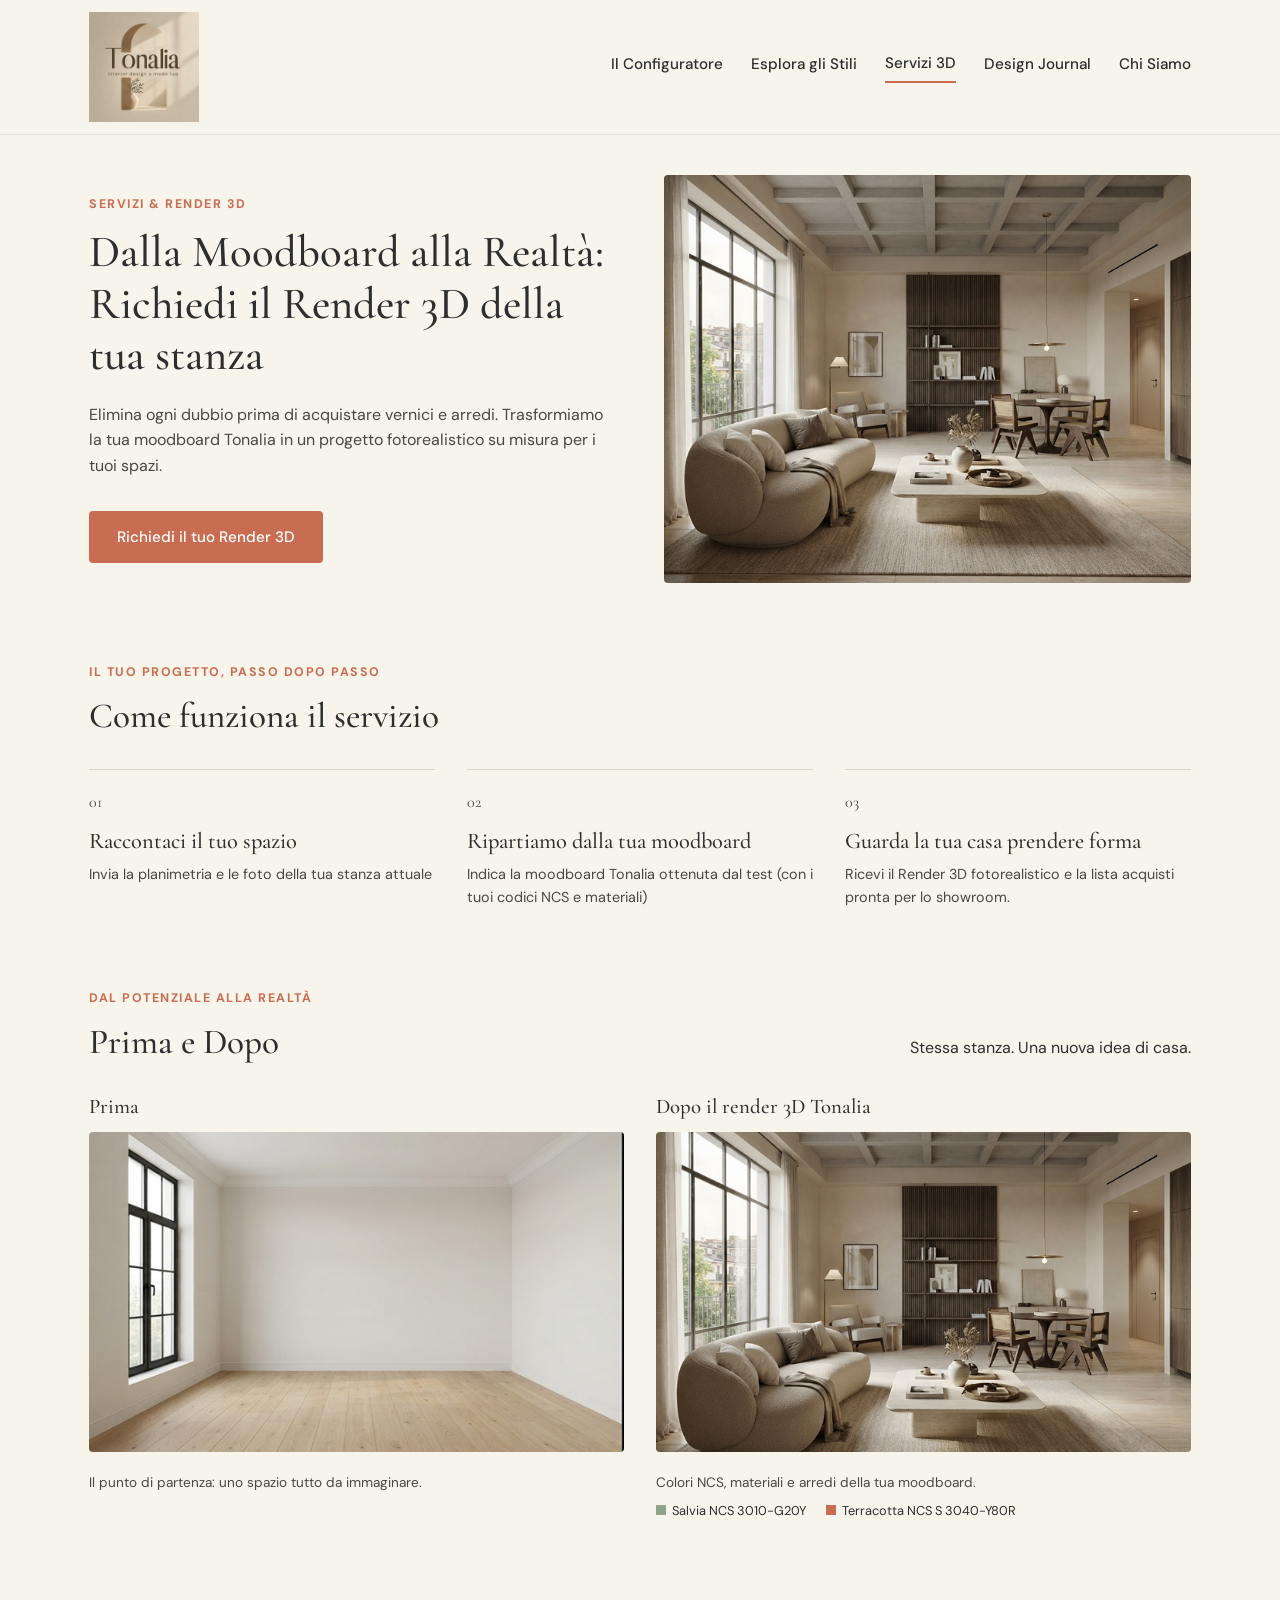
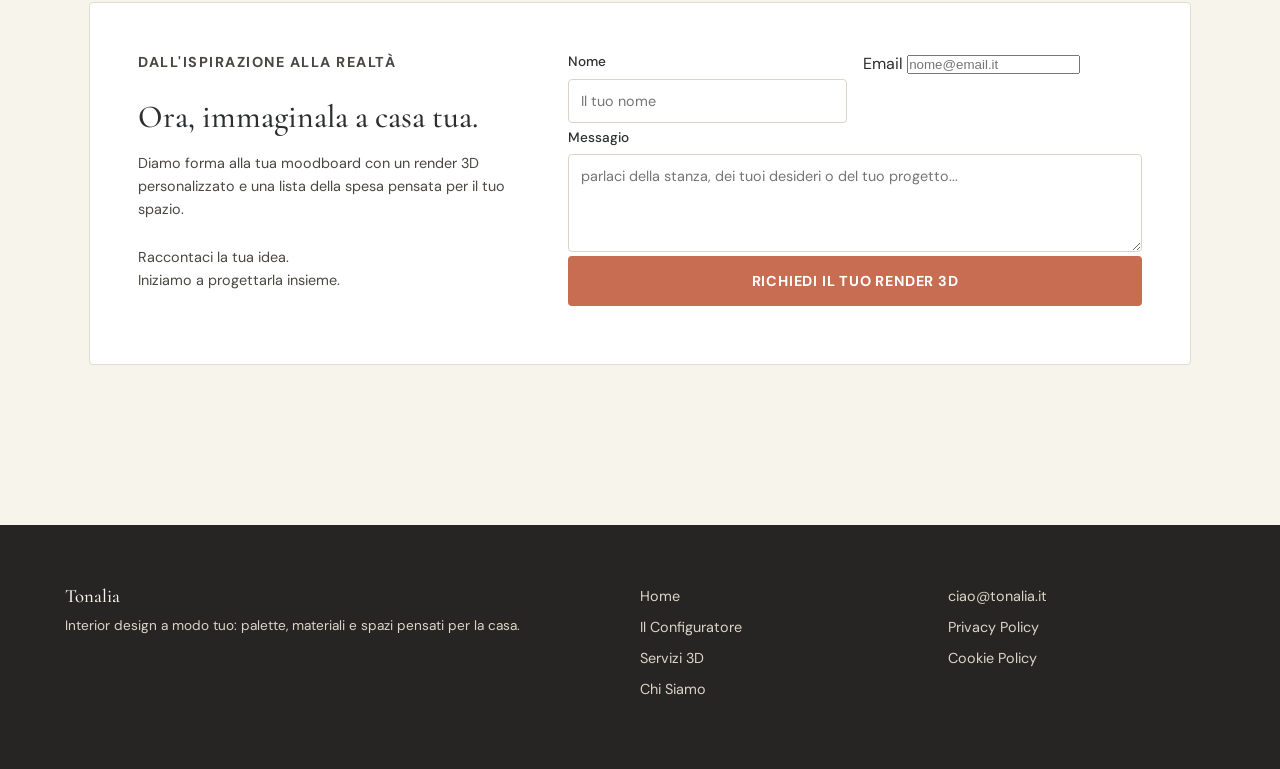
<file: servizi-3d.html>
<!DOCTYPE html>
<html lang="it">
<head>
   <meta charset="utf-8">
   <meta name="viewport" content="width=device=width, initial-scale=1">
   <title>Servizi & Render 3D- Tonalia</title>
   <meta name="description" content="Dalla moodboard alla Realtà: Richiedi il Render 3D della tua stanza">
   <meta name="author" content="Tonalia">
   <link href="https://fonts.googleapis.com/css2?family=Cormorant+Garamond:wght@500;600&family=DM+Sans:wght@400;500;700&display=swap" rel="stylesheet">
   <link rel="stylesheet" href="style.css">
</head>
<body>
  <header class="site-header">
  <div class="header-inner">
    <a href="index.html" class="logo">
      <img src="pictures/logo-tonalia.jpg" alt="Tonalia Interior Design">
    </a>

    <nav class="main-nav">
      <a href="configuratore.html">Il Configuratore</a>
      <a href="esplora-stili.html">Esplora gli Stili</a>
      <a href="servizi-3d.html" class="active">Servizi 3D</a>
      <a href="design-journal.html">Design Journal</a>
      <a href="chi-siamo.html">Chi Siamo</a>
    </nav>
  </div>
</header>
   <main class="container">
      <section class="hero-section">
         <div class="hero-text">
            <p class="eyebrow">Servizi & Render 3D</p>
      <h1>Dalla Moodboard alla Realtà: Richiedi il Render 3D della tua stanza </h1>
       <p class="subtitle"> Elimina ogni dubbio prima di acquistare vernici e arredi. Trasformiamo la tua moodboard Tonalia in un progetto fotorealistico su misura per i tuoi spazi.</p>
       <a href="#form-richiesta" class="btn-terracotta">Richiedi il tuo Render 3D</a>
      </div>   
      <div class="hero-image">
         <img src="pictures/servizi1.png" alt="Render 3D soggiorno moderno">
      </div>
      </section>

      <section class="steps-section">
         <p class="eyebrow"> IL TUO PROGETTO, PASSO DOPO PASSO </p>
         <h2>Come funziona il servizio</h2>
         <div class="steps-grid">
            <div class="step-card">
               <span class="step-number">01</span>
               <h3>Raccontaci il tuo spazio</h3>
               <p>Invia la planimetria e le foto della tua stanza attuale</p>
            </div>
         <div class="step-card">
            <span class="step-number">02</span>
            <h3>Ripartiamo dalla tua moodboard</h3>
            <p>Indica la moodboard Tonalia ottenuta dal test (con i tuoi codici NCS e materiali)</p>
         </div>  
         <div class="step-card">
            <span class="step-number">03</span>
          <h3>Guarda la tua casa prendere forma</h3>
          <p>Ricevi il Render 3D fotorealistico e la lista acquisti pronta per lo showroom.</p>
        </div>
      </div>
    </section>
      <section class="before-after-section">
         <p class="eyebrow">DAL POTENZIALE ALLA REALTÀ</p>
         <div class="section-header-inline">
            <h2>Prima e Dopo</h2>
            <p class="small-note">Stessa stanza. Una nuova idea di casa.</p>
         </div>
         <div class="comparison-grid">
            <div class="comparison-item">
               <h4>Prima</h4>
          <img src="pictures/servizi2.png" alt="Stanza vuota prima del render">
          <p class="caption">Il punto di partenza: uno spazio tutto da immaginare.</p>
        </div>
      <div class="comparison-item">
         <h4>Dopo il render 3D Tonalia</h4>
            <img src="pictures/servizi1.png" alt="Stanza arredata dopo il render 3D">
         <p class="caption">Colori NCS, materiali e arredi della tua moodboard.</p>
         <div class="color-tags">
            <span><i class="dot salvia"></i>Salvia NCS 3010-G20Y</span>
            <span><i class="dot terracotta"></i>Terracotta NCS S 3040-Y80R</span>
         </div>
      </div>
         </div>
      </section>
      
       <section id="form-richiesta" class="form-box">
       <div class="form-intro">
          <p class="eyebrow">DALL'ISPIRAZIONE ALLA REALTÀ</p>
          <h2>Ora, immaginala a casa tua.</h2>
        <p>Diamo forma alla tua moodboard con un render 3D personalizzato e una lista della spesa pensata per il tuo spazio.</p>
        <p class="form-cta-note">Raccontaci la tua idea.<br>Iniziamo a progettarla insieme.</p>
      </div>
          <form class="render-form">
             <div class="form-row">
                <div class="form-group">
         <label for="user_name">Nome</label>
         <input type="text" id="user_name" name="user_name" placeholder="Il tuo nome" required>
       </div>
       <div class="form-gropu">
         <label for="user_email">Email</label>
         <input type="email" id="user_email" name="user_email" placeholder="nome@email.it" required>
       </div>
             </div>
       <div class="form-group">
         <label for="message">Messagio</label>
         <textarea id="message" name="message" rows="4" placeholder="parlaci della stanza, dei tuoi desideri o del tuo progetto..."></textarea>
          </div>
         <button type="submit" class="btn-submit">RICHIEDI IL TUO RENDER 3D </button>  
      </form>
       </section>
   </main>
   <footer>
     <footer class="site-footer">
  <div class="footer-content">
    <div>
      <h3>Tonalia</h3>
      <p class="caption" style="color: #DCD5C7; margin-top: 8px;">
        Interior design a modo tuo: palette, materiali e spazi pensati per la casa.
      </p>
    </div>

    <div class="footer-links">
      <a href="index.html">Home</a>
      <a href="configuratore.html">Il Configuratore</a>
      <a href="servizi-3d.html">Servizi 3D</a>
      <a href="chi-siamo.html">Chi Siamo</a>
    </div>

    <div class="footer-links">
      <a href="mailto:ciao@tonalia.it">ciao@tonalia.it</a>
      <a href="#">Privacy Policy</a>
      <a href="#">Cookie Policy</a>
    </div>
  </div>
</footer>
   </body>
</html>
</file>
<file: style.css>
/* =========================================
1. VARIABILI DI DESIGN (Palette Unica Tonalia)
   ========================================= */
:root {
  --bg-cream: #F7F4EB;
  --bg-card: #FFFFFF;
  --bg-banner: #EAE5DE;
  --bg-dark: #262523;
  --bg-dark-box: #4A4641;
  --text-dark: #2C2E30;
  --text-muted: #4A4743;
  --accent-terracotta: #C86D51;
  --accent-salvia: #8FA38B;
  --border-light: #E0DDD5;
  --border-sand: #DCD5C7;

  --font-serif: 'Cormorant Garamond', Georgia, serif;
  --font-sans: 'DM Sans', sans-serif;

  --radius-sm: 4px;
  --radius-md: 10px;
  --radius-lg: 16px;
}

/* =========================================
2. RESET E STILI BASE
   ========================================= */
* {
  box-sizing: border-box;
  margin: 0;
  padding: 0;
}

body {
  background-color: var(--bg-cream);
  color: var(--text-dark);
  font-family: var(--font-sans);
  line-height: 1.6;
  -webkit-font-smoothing: antialiased;
}

h1, h2, h3, h4,
.logo, .brand-logo, .footer-brand h3,
.section-title, .hero-title, .stat-number {
  font-family: var(--font-serif);
  font-weight: 500;
  line-height: 1.2;
}

.container {
  max-width: 1150px;
  margin: 0 auto;
  padding: 40px 24px;
}

.border-top {
  border-top: 1px solid var(--border-sand);
  padding-top: 64px;
  padding-bottom: 80px;
}

.eyebrow {
  display: block;
  color: var(--accent-terracotta);
  font-size: 0.78rem;
  font-weight: 700;
  text-transform: uppercase;
  letter-spacing: 1.5px;
  margin-bottom: 12px;
}

.subtitle {
  color: var(--text-muted);
  margin-bottom: 32px;
}

.btn-terracotta,
.btn-primary {
  display: inline-block;
  background-color: var(--accent-terracotta);
  color: var(--bg-card);
  text-decoration: none;
  border: none;
  padding: 14px 28px;
  font-family: var(--font-sans);
  font-size: 0.95rem;
  font-weight: 500;
  border-radius: var(--radius-sm);
  cursor: pointer;
  transition: opacity 0.2s;
}

.btn-terracotta:hover,
.btn-primary:hover {
  opacity: 0.9;
}

.btn-outline {
  display: inline-block;
  border: 1px solid var(--text-dark);
  color: var(--text-dark);
  text-decoration: none;
  padding: 12px 24px;
  margin-top: 24px;
  border-radius: var(--radius-sm);
}

/* =========================================
3. HEADER & FOOTER (Comuni a tutto il sito)
   ========================================= */
.site-header {
  width: 100%;
  border-bottom: 1px solid var(--border-light);
  background-color: var(--bg-cream);
}

.header-inner {
  max-width: 1150px;
  margin: 0 auto;
  padding: 12px 24px;
  display: flex;
  justify-content: space-between;
  align-items: center;
  gap: 24px;
}

.logo {
  display: block;
  margin-right: auto;
  font-size: 1.8rem;
  text-decoration: none;
  flex-shrink: 0;
}

.logo img {
  height: 110px;
  width: auto;
  display: block;
  mix-blend-mode: multiply;
}

.brand-logo {
  display: block;
  font-size: 33px;
  color: var(--text-dark);
  text-decoration: none;
}

.brand-tagline {
  font-size: 14px;
  color: var(--text-muted);
}

.main-nav {
  display: flex;
  align-items: center;
  gap: 28px;
  flex-wrap: wrap;
}

.main-nav a {
  text-decoration: none;
  color: var(--text-dark);
  font-size: 0.95rem;
  font-weight: 500;
  padding-bottom: 6px;
  position: relative;
  white-space: nowrap;
}

.main-nav a.active {
  border-bottom: 2px solid var(--accent-terracotta);
}

.site-footer {
  background-color: var(--bg-dark);
  color: var(--bg-cream);
  padding: 60px 24px;
  margin-top: 60px;
}

.footer-content {
  max-width: 1150px;
  margin: 0 auto;
  display: grid;
  grid-template-columns: 2fr 1fr 1fr;
  gap: 40px;
}

.footer-brand h3 {
  font-size: 1.6rem;
  margin-bottom: 8px;
}

.footer-links a {
  display: block;
  color: var(--border-sand);
  text-decoration: none;
  margin-bottom: 8px;
  font-size: 0.9rem;
}

/* =========================================
4. HOME PAGE (index.html)
   ========================================= */
.hero-image-bg {
  background-image: url('pictures/heroimage.png');
  background-size: cover;
  background-position: center;
  min-height: 550px;
  display: flex;
  align-items: center;
  padding: 40px;
  border-radius: var(--radius-sm);
}

.hero-dark-box {
  background-color: var(--bg-dark-box);
  color: var(--bg-cream);
  max-width: 450px;
  padding: 48px;
  border-radius: var(--radius-sm);
}

.hero-dark-box h1 {
  font-size: 2.5rem;
  margin-bottom: 16px;
}

.hero-dark-box p {
  margin-bottom: 20px;
}

.hero-dark-box .small-text {
  font-size: 0.8rem;
  margin-top: 16px;
  margin-bottom: 0;
  opacity: 0.7;
}

.intro-header {
  display: grid;
  grid-template-columns: 1fr 1fr;
  gap: 60px;
  margin-bottom: 48px;
}

.intro-header h2 {
  font-size: 2.2rem;
}

.features-grid {
  display: grid;
  grid-template-columns: repeat(3, 1fr);
  gap: 32px;
  margin-bottom: 60px;
}

.feature-card {
  border-top: 1px solid var(--border-sand);
  padding-top: 16px;
}

.cta-banner {
  background-color: var(--bg-banner);
  padding: 32px 48px;
  display: flex;
  justify-content: space-between;
  align-items: center;
  gap: 24px;
  border-radius: var(--radius-sm);
  margin-bottom: 80px;
}

.styles-grid {
  display: grid;
  grid-template-columns: repeat(4, 1fr);
  gap: 24px;
  margin-top: 32px;
  margin-bottom: 32px;
}

.style-card img {
  width: 100%;
  aspect-ratio: 3/4;
  object-fit: cover;
  margin-bottom: 16px;
  border-radius: var(--radius-sm);
}

.center-btn {
  text-align: center;
  margin-bottom: 80px;
}

.home-concept {
  display: grid;
  grid-template-columns: 1.2fr 1fr;
  gap: 60px;
  align-items: center;
  margin-bottom: 80px;
}

.home-concept img {
  width: 100%;
  border-radius: var(--radius-sm);
}

.journal-header {
  display: flex;
  justify-content: space-between;
  align-items: baseline;
  margin-bottom: 32px;
}

.link-scopri {
  color: var(--text-muted);
  text-decoration: none;
  font-size: 0.9rem;
}

.journal-grid {
  display: grid;
  grid-template-columns: repeat(3, 1fr);
  gap: 32px;
  margin-bottom: 80px;
}

.journal-card img {
  width: 100%;
  aspect-ratio: 16/9;
  object-fit: cover;
  margin-bottom: 16px;
  border-radius: var(--radius-sm);
}

.read-more {
  display: inline-block;
  margin-top: 12px;
  font-size: 0.85rem;
  color: var(--text-dark);
}

/* =========================================
5. SERVIZI 3D (servizi-3d.html)
   ========================================= */
.hero-section {
  display: grid;
  grid-template-columns: 1fr 1fr;
  gap: 48px;
  align-items: center;
  margin-bottom: 80px;
}

.hero-text h1 {
  font-size: 2.8rem;
  line-height: 1.15;
  margin-bottom: 20px;
}

.hero-image img {
  width: 100%;
  border-radius: var(--radius-sm);
  display: block;
}

.steps-section,
.before-after-section {
  margin-bottom: 80px;
}

.steps-section h2,
.before-after-section h2 {
  font-size: 2.2rem;
  margin-bottom: 32px;
}

.steps-grid {
  display: grid;
  grid-template-columns: repeat(3, 1fr);
  gap: 32px;
}

.step-card {
  border-top: 1px solid var(--border-sand);
  padding-top: 20px;
}

.step-number {
  font-family: var(--font-serif);
  color: var(--text-muted);
  font-size: 1rem;
  display: block;
  margin-bottom: 12px;
}

.step-card h3 {
  font-size: 1.4rem;
  margin-bottom: 8px;
}

.step-card p {
  font-size: 0.9rem;
  color: var(--text-muted);
}

.section-header-inline {
  display: flex;
  justify-content: space-between;
  align-items: baseline;
}

.comparison-grid {
  display: grid;
  grid-template-columns: 1fr 1fr;
  gap: 32px;
}

.comparison-item h4 {
  font-size: 1.3rem;
  margin-bottom: 12px;
}

.comparison-item img {
  width: 100%;
  height: 320px;
  object-fit: cover;
  margin-bottom: 12px;
  border-radius: var(--radius-sm);
}

.caption {
  font-size: 0.85rem;
  color: var(--text-muted);
}

.color-tags {
  display: flex;
  gap: 20px;
  margin-top: 8px;
  font-size: 0.8rem;
}

.dot {
  display: inline-block;
  width: 10px;
  height: 10px;
  margin-right: 6px;
}

.dot.salvia { background-color: var(--accent-salvia); }
.dot.terracotta { background-color: var(--accent-terracotta); }

/* Form Contatti & Collaborazioni */
.form-box {
  background-color: var(--bg-card);
  border: 1px solid var(--border-light);
  padding: 48px;
  border-radius: var(--radius-sm);
  display: grid;
  grid-template-columns: 1fr 1.5fr;
  gap: 48px;
  margin-bottom: 60px;
}

.form-intro h2 {
  font-size: 2rem;
  margin-bottom: 16px;
}

.form-intro p {
  font-size: 0.9rem;
  color: var(--text-muted);
  margin-bottom: 24px;
}

.collab-form {
  display: flex;
  flex-direction: column;
  gap: 20px;
}

.form-row {
  display: grid;
  grid-template-columns: 1fr 1fr;
  gap: 16px;
}

.form-group {
  display: flex;
  flex-direction: column;
  gap: 6px;
  margin-bottom: 4px;
}

.form-group label {
  font-size: 0.85rem;
  font-weight: 500;
  color: var(--text-dark);
}

.form-group input,
.form-group select,
.form-group textarea {
  width: 100%;
  background-color: transparent;
  padding: 12px;
  border: 1px solid var(--border-sand);
  border-radius: var(--radius-sm);
  font-family: var(--font-sans);
  font-size: 0.9rem;
  color: var(--text-dark);
  outline: none;
  transition: border-color 0.2s;
}

.form-group input:focus,
.form-group select:focus,
.form-group textarea:focus {
  border-color: var(--accent-terracotta);
}

.form-checkbox {
  display: flex;
  align-items: flex-start;
  gap: 10px;
  font-size: 0.8rem;
  color: var(--text-muted);
  cursor: pointer;
}

.form-checkbox input {
  width: auto;
  margin-top: 3px;
  flex-shrink: 0;
}

.btn-submit {
  width: 100%;
  background-color: var(--accent-terracotta);
  color: var(--bg-card);
  border: none;
  padding: 16px;
  font-family: var(--font-sans);
  font-size: 0.9rem;
  font-weight: 700;
  letter-spacing: 0.8px;
  cursor: pointer;
  border-radius: var(--radius-sm);
  transition: opacity 0.2s ease;
}

.btn-submit:hover {
  opacity: 0.9;
}

/* =========================================
6. CHI SIAMO & COMPONENTI SOLANGE
   ========================================= */
.hero-centered {
  padding: 80px 0;
  text-align: center;
}

.hero-title {
  font-size: 48px;
  margin-bottom: 24px;
}

.hero-subtitle {
  color: var(--text-muted);
  font-size: 16px;
  max-width: 560px;
  margin: 0 auto 48px auto;
}

.section-title {
  font-size: 36px;
  color: var(--text-dark);
  margin-bottom: 24px;
}

.body-text {
  color: var(--text-muted);
  font-size: 16px;
  max-width: 560px;
  line-height: 24px;
}

.hero-image-wrapper img {
  width: 100%;
  height: auto;
  display: block;
  object-fit: cover;
}

.grid-2-cols {
  display: grid;
  grid-template-columns: repeat(2, 1fr);
  gap: 64px;
}

.grid-3-cols {
  display: grid;
  grid-template-columns: repeat(3, 1fr);
  gap: 48px;
  margin-top: 32px;
}

.stat-number {
  display: block;
  font-size: 48px;
  margin-bottom: 16px;
}

/* =========================================
7. QUIZ & MOODBOARD (configuratore.html)
   ========================================= */
#quiz-container {
  width: calc(100% - 32px);
  max-width: 880px;
  margin: 48px auto 64px auto;
}

.question-header {
  text-align: center;
  margin-bottom: 36px;
}

#step-subtitle {
  display: block;
  font-size: 0.75rem;
  font-weight: 700;
  letter-spacing: 0.14em;
  text-transform: uppercase;
  color: var(--accent-terracotta);
  margin-bottom: 12px;
}

#question {
  font-family: var(--font-serif);
  font-size: 2.35rem;
  font-weight: 500;
  color: var(--text-dark);
  margin-bottom: 10px;
  line-height: 1.25;
}

#question-subtitle {
  font-size: 0.95rem;
  color: var(--text-muted);
}

/* Griglia Card 2x2 */
#options {
  display: grid;
  grid-template-columns: repeat(2, 1fr);
  gap: 24px;
}

.option-btn {
  display: flex;
  flex-direction: column;
  width: 100%;
  padding: 0;
  font-family: inherit;
  text-align: left;
  background-color: var(--bg-card);
  color: var(--text-dark);
  border: 1px solid var(--border-sand);
  border-radius: 0;
  overflow: hidden;
  cursor: pointer;
  transition: border-color 0.2s ease, box-shadow 0.2s ease;
}

.option-btn:hover {
  border-color: var(--accent-terracotta);
  box-shadow: 0 0 0 1px var(--accent-terracotta);
}

.option-img-wrapper {
  width: 100%;
  height: 210px;
  overflow: hidden;
  background-color: var(--bg-banner);
}

.option-img-wrapper img {
  width: 100%;
  height: 100%;
  object-fit: cover;
  display: block;
  transition: transform 0.35s ease;
}

.option-btn:hover .option-img-wrapper img {
  transform: scale(1.02);
}

.option-info {
  display: flex;
  justify-content: space-between;
  align-items: center;
  padding: 20px 24px;
  width: 100%;
  gap: 16px;
}

.option-text {
  display: flex;
  flex-direction: column;
  gap: 4px;
}

.option-title {
  font-family: var(--font-serif);
  font-size: 1.35rem;
  font-weight: 500;
  color: var(--text-dark);
}

.option-desc {
  font-size: 0.85rem;
  color: var(--text-muted);
  line-height: 1.4;
}

/* Radio Button con puntino centrale al hover */
.option-radio {
  position: relative;
  width: 18px;
  height: 18px;
  border-radius: 50%;
  border: 1.5px solid var(--border-sand);
  flex-shrink: 0;
  transition: border-color 0.2s ease;
}

.option-btn:hover .option-radio {
  border-color: var(--accent-terracotta);
}

.option-btn:hover .option-radio::after {
  content: "";
  position: absolute;
  top: 50%;
  left: 50%;
  width: 8px;
  height: 8px;
  background-color: var(--accent-terracotta);
  border-radius: 50%;
  transform: translate(-50%, -50%);
}

/* Card Risultato */
#result-card {
  width: calc(100% - 32px);
  max-width: 1050px;
  margin: 48px auto 80px auto;
  background-color: transparent;
  border: none;
  padding: 0;
  text-align: left;
}

.result-header {
  text-align: center;
  margin-bottom: 48px;
}

#code-output {
  display: inline-block;
  font-size: 0.75rem;
  font-weight: 700;
  letter-spacing: 0.12em;
  padding: 4px 12px;
  background-color: var(--bg-banner);
  color: var(--accent-terracotta);
  margin-bottom: 12px;
}

#moodboard-type {
  font-family: var(--font-serif);
  font-size: 2.6rem;
  font-weight: 500;
  margin-bottom: 8px;
}

#desc-output {
  font-size: 0.95rem;
  color: var(--text-muted);
  text-transform: uppercase;
  letter-spacing: 1px;
}

.result-body {
  display: grid;
  grid-template-columns: 1fr 1.4fr;
  gap: 48px;
  align-items: start;
}

.result-left h3 {
  font-size: 1.8rem;
  margin-bottom: 24px;
}

#palette-grid {
  display: flex;
  flex-direction: column;
  gap: 16px;
  margin-bottom: 16px;
}

.palette-item {
  display: flex;
  align-items: center;
  gap: 16px;
  cursor: pointer;
  padding: 6px;
  border-radius: var(--radius-sm);
  transition: background-color 0.2s ease, transform 0.2s ease;
}

.palette-item:hover {
  background-color: rgba(234, 229, 222, 0.45);
  transform: translateX(4px);
}

.color-swatch {
  width: 84px;
  height: 54px;
  flex-shrink: 0;
  border: 1px solid rgba(44, 46, 48, 0.12);
  border-radius: var(--radius-sm);
}

.color-details {
  display: flex;
  flex-direction: column;
  gap: 4px;
}

.color-name {
  font-family: var(--font-serif);
  font-size: 1.35rem;
  font-weight: 500;
  color: var(--text-dark);
  line-height: 1.1;
}

.color-codes {
  font-family: var(--font-sans);
  font-size: 0.78rem;
  font-weight: 600;
  letter-spacing: 0.04em;
  color: var(--accent-terracotta);
}

#copy-hint {
  display: block;
  font-size: 0.8rem;
  color: var(--text-muted);
  margin-bottom: 28px;
}

#moodboard-img {
  width: 100%;
  border: none;
  border-radius: var(--radius-sm);
  display: block;
}

.result-left button {
  width: 100%;
  padding: 14px 24px;
  font-family: inherit;
  font-size: 0.9rem;
  font-weight: 600;
  color: var(--bg-card);
  background-color: var(--accent-terracotta);
  border: none;
  border-radius: var(--radius-sm);
  cursor: pointer;
  transition: opacity 0.2s ease;
}

.result-left button:hover {
  opacity: 0.9;
}

/* =========================================
8. RESPONSIVE (Mobile e Tablet)
   ========================================= */
@media (max-width: 768px) {
  .header-inner {
    flex-direction: column;
    align-items: flex-start;
    gap: 16px;
  }

  .logo {
    margin-right: 0;
  }

  .main-nav {
    gap: 16px;
  }

  .form-box {
    padding: 28px 20px;
  }

  .hero-section,
  .intro-header,
  .features-grid,
  .styles-grid,
  .home-concept,
  .journal-grid,
  .steps-grid,
  .comparison-grid,
  .form-box,
  .form-row,
  .grid-2-cols,
  .grid-3-cols,
  .footer-content,
  .result-body,
  #options {
    grid-template-columns: 1fr;
    gap: 24px;
  }

  .cta-banner {
    flex-direction: column;
    text-align: center;
  }

  .hero-title {
    font-size: 36px;
  }
}
/* =========================================
9. ESPLORA GLI STILI (esplora-stili.html)
   ========================================= */
.stili-hero {
  max-width: 560px;
  padding-top: 24px;
  margin-bottom: 72px;
}

.stili-hero h1 {
  font-size: 3rem;
  line-height: 1.15;
  margin-bottom: 20px;
  color: var(--text-dark);
}

.stili-hero-subtitle {
  font-size: 0.95rem;
  color: var(--text-muted);
  line-height: 1.6;
}

/* Blocchetti 4 stili alternati */
.style-showcase {
  display: grid;
  grid-template-columns: 1.2fr 1fr;
  gap: 64px;
  align-items: center;
  margin-bottom: 96px;
}

.style-showcase.reverse {
  grid-template-columns: 1fr 1.2fr;
}

.style-showcase-img img {
  width: 100%;
  aspect-ratio: 4 / 3;
  object-fit: cover;
  display: block;
  border-radius: 2px;
}

.style-showcase-content h2 {
  font-size: 2.1rem;
  margin-bottom: 10px;
  color: var(--text-dark);
}

.style-lead {
  font-family: var(--font-serif);
  font-size: 1.15rem;
  color: var(--text-muted);
  margin-bottom: 18px;
}

.style-desc {
  font-size: 0.9rem;
  color: var(--text-muted);
  line-height: 1.65;
  margin-bottom: 18px;
}

.style-materials {
  font-size: 0.72rem;
  font-weight: 700;
  letter-spacing: 0.12em;
  text-transform: uppercase;
  color: var(--accent-terracotta);
  margin-bottom: 22px;
}

.style-palette-label {
  display: block;
  font-size: 0.7rem;
  font-weight: 700;
  letter-spacing: 0.12em;
  text-transform: uppercase;
  color: var(--accent-terracotta);
  margin-bottom: 10px;
}

.style-mini-palette {
  display: grid;
  grid-template-columns: repeat(4, 1fr);
  gap: 10px;
  margin-bottom: 16px;
}

.mini-swatch {
  display: flex;
  flex-direction: column;
  gap: 6px;
}

.mini-color {
  display: block;
  width: 100%;
  height: 28px;
  border: 1px solid rgba(44, 46, 48, 0.1);
}

.mini-label {
  font-size: 0.78rem;
  color: var(--text-dark);
}

.style-color-note {
  font-size: 0.85rem;
  color: var(--text-muted);
  line-height: 1.55;
}

/* Sezione Regola 60 / 30 / 10 */
.color-rule-section {
  padding-top: 24px;
  margin-bottom: 88px;
}

.color-rule-header {
  display: flex;
  justify-content: space-between;
  align-items: baseline;
  gap: 24px;
  margin-bottom: 28px;
}

.color-rule-header h2 {
  font-size: 2rem;
  color: var(--text-dark);
}

.color-rule-header .eyebrow {
  margin-bottom: 0;
  font-size: 0.72rem;
}

.color-rule-grid {
  display: grid;
  grid-template-columns: repeat(3, 1fr);
  gap: 32px;
}

.rule-bar {
  width: 100%;
  height: 3px;
  margin-bottom: 18px;
}

.rule-bar-60 { background-color: #DDD7CD; }
.rule-bar-30 { background-color: #ABA296; }
.rule-bar-10 { background-color: var(--accent-terracotta); }

.color-rule-card h3 {
  font-size: 1.25rem;
  color: var(--text-dark);
  margin-bottom: 10px;
}

.color-rule-card .rule-pct {
  color: var(--text-muted);
  margin-right: 6px;
}

.color-rule-card p {
  font-size: 0.88rem;
  color: var(--text-muted);
  line-height: 1.55;
}

/* Box CTA Finale */
.stili-cta-box {
  background-color: #FAF8F2;
  border: 1px solid var(--border-light);
  box-shadow: 0 10px 30px rgba(44, 46, 48, 0.04);
  padding: 56px 32px;
  text-align: center;
  border-radius: var(--radius-sm);
  margin-bottom: 40px;
}

.stili-cta-box h2 {
  font-size: 2.2rem;
  color: var(--text-dark);
  margin-bottom: 12px;
}

.stili-cta-subtitle {
  font-size: 0.95rem;
  color: var(--text-muted);
  margin-bottom: 28px;
}

.stili-cta-note {
  font-size: 0.8rem;
  color: var(--text-muted);
  margin-top: 18px;
}

/* Responsive Esplora gli Stili */
@media (max-width: 768px) {
  .stili-hero h1 {
    font-size: 2.3rem;
  }

  .style-showcase,
  .style-showcase.reverse {
    grid-template-columns: 1fr;
    gap: 28px;
    margin-bottom: 64px;
  }

  /* Su mobile mostra sempre la foto prima del testo anche nei blocchi invertiti */
  .style-showcase.reverse .style-showcase-img {
    order: -1;
  }

  .color-rule-header {
    flex-direction: column;
    gap: 8px;
  }

  .color-rule-grid {
    grid-template-columns: 1fr;
    gap: 28px;
  }

  .stili-cta-box {
    padding: 40px 20px;
  }
}
/* =========================================
10. DESIGN JOURNAL (design-journal.html)
   ========================================= */
.dj-hero{
 text-align: center;
   max-width:680px;
   margin:24px auto 64px auto;
}

.dj-hero h1{
   font-size: 3rem;
   color: var(--text-dark);
   margin-bottom:16px;
}

.dj-subtitle{
   font-size:0.95rem;
   color: var(--text-muted);
   line-height:1.6;
}

.dj-featured{
   display:grid;
   grid-template-columns: 1.15fr 1fr;
   gap: 56px;
   align-items: center;
   margin-bottom: 88px;
}

.dj-featured-img img {
   width: 100%;
   aspect-ratio: 4 / 3;
   object-fit: cover;
   display: block;
   border-radius: 2px;
}

   .dj-featured-content h2 {
  font-size: 2.15rem;
  line-height: 1.25;
  color: var(--text-dark);
  margin-bottom: 24px;
}

.dj-featured-desc {
  font-size: 0.95rem;
  color: var(--text-muted);
  margin-bottom: 28px;
  line-height: 1.6;
}

.dj-read-time-accent {
  display: block;
  font-size: 0.72rem;
  font-weight: 700;
  letter-spacing: 0.12em;
  text-transform: uppercase;
  color: var(--accent-terracotta);
  margin-bottom: 12px;
}
   
.dj-guides-section {
  margin-bottom: 48px;
}

.dj-section-title {
  font-size: 2rem;
  color: var(--text-dark);
  margin-bottom: 36px;
}

.dj-grid {
  display: grid;
  grid-template-columns: repeat(3, 1fr);
  column-gap: 32px;
  row-gap: 56px;
}

.dj-card {
  display: flex;
  flex-direction: column;
}

.dj-card img {
  width: 100%;
  aspect-ratio: 4 / 3;
  object-fit: cover;
  display: block;
  margin-bottom: 16px;
  border-radius: 2px;
}

.dj-category {
  font-size: 0.7rem;
  font-weight: 700;
  letter-spacing: 0.12em;
  text-transform: uppercase;
  color: var(--accent-terracotta);
  margin-bottom: 8px;
}

.dj-card h3 {
  font-size: 1.35rem;
  line-height: 1.3;
  color: var(--text-dark);
  margin-bottom: 16px;
}

.dj-time {
  font-size: 0.8rem;
  color: var(--text-muted);
  margin-top: auto;
  margin-bottom: 8px;
}

.dj-link {
  display: inline-block;
  font-size: 0.88rem;
  font-weight: 500;
  color: var(--text-dark);
  text-decoration: none;
  transition: color 0.2s ease;
}

.dj-link:hover {
  color: var(--accent-terracotta);
}


@media (max-width: 768px) {
  .dj-hero h1 {
    font-size: 2.3rem;
  }

  .dj-featured {
    grid-template-columns: 1fr;
    gap: 28px;
    margin-bottom: 64px;
  }

  .dj-grid {
    grid-template-columns: 1fr;
    row-gap: 44px;
  }
}
</file>
